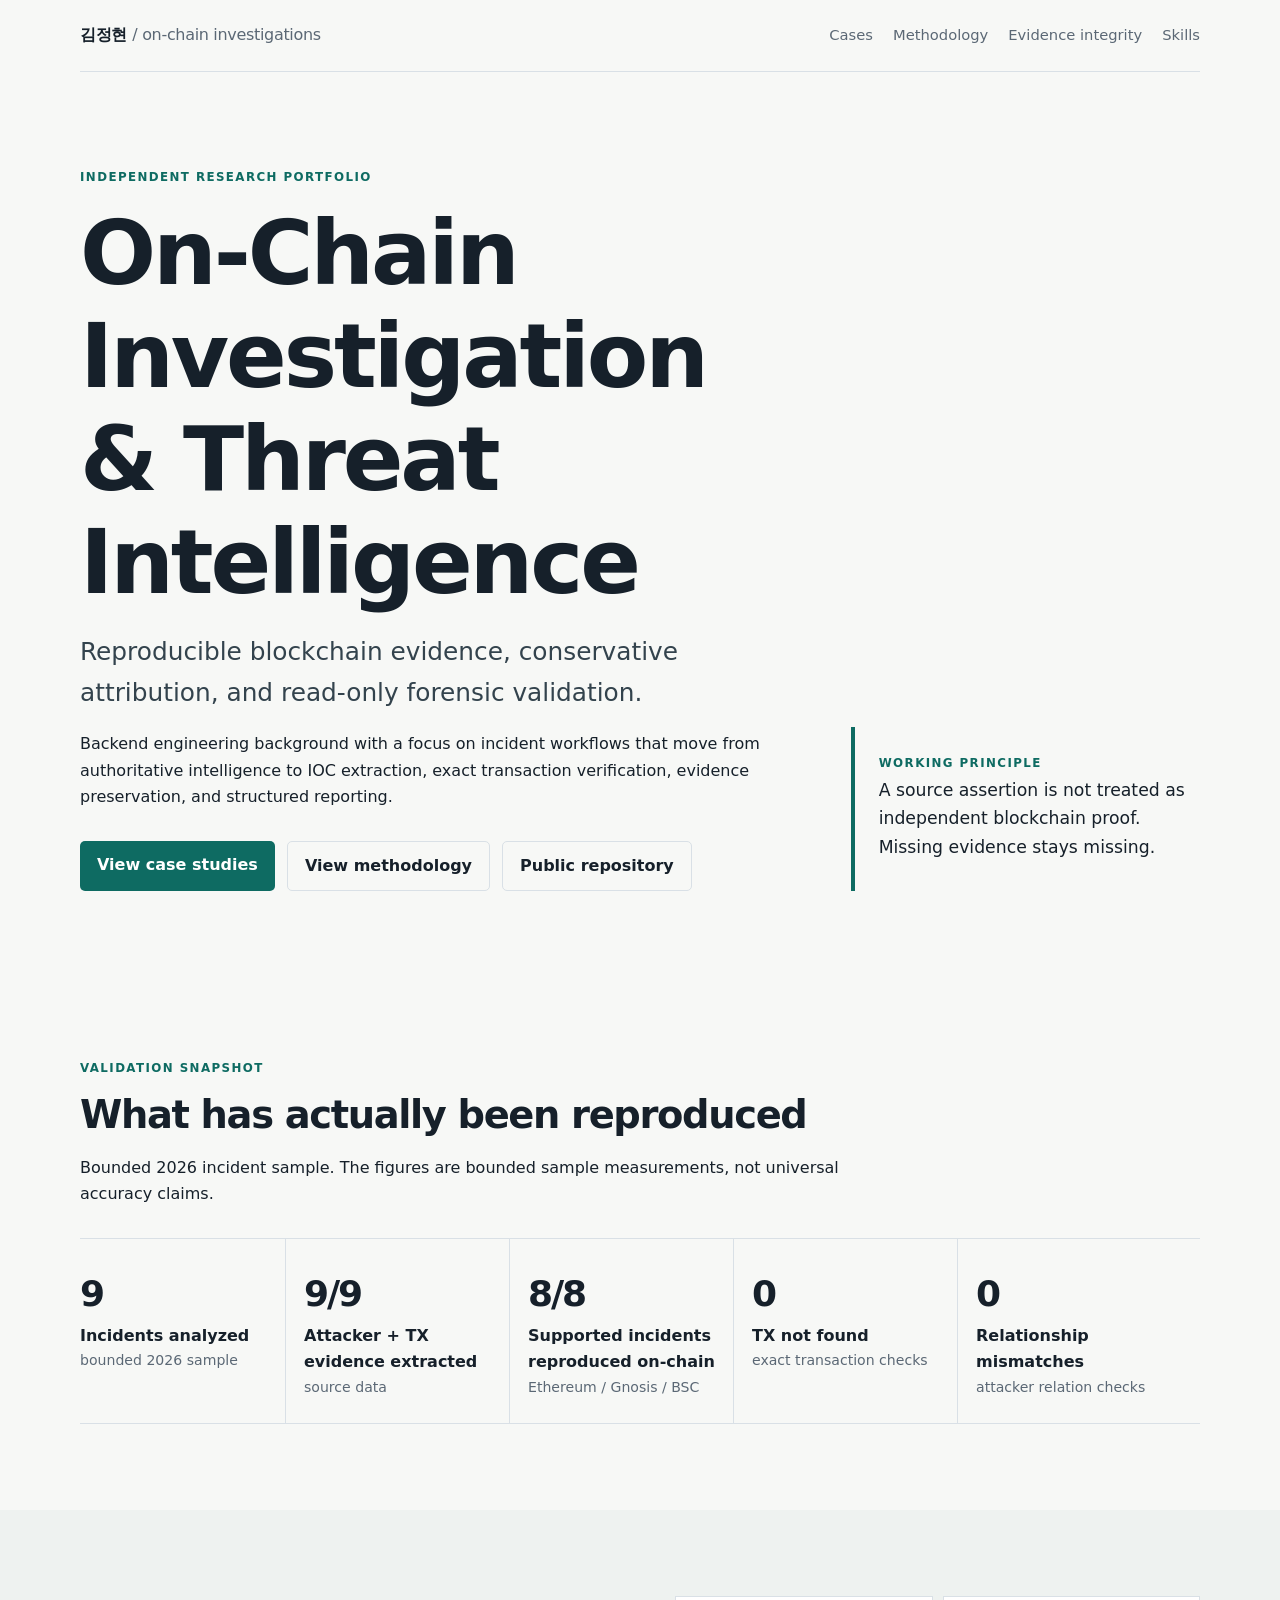
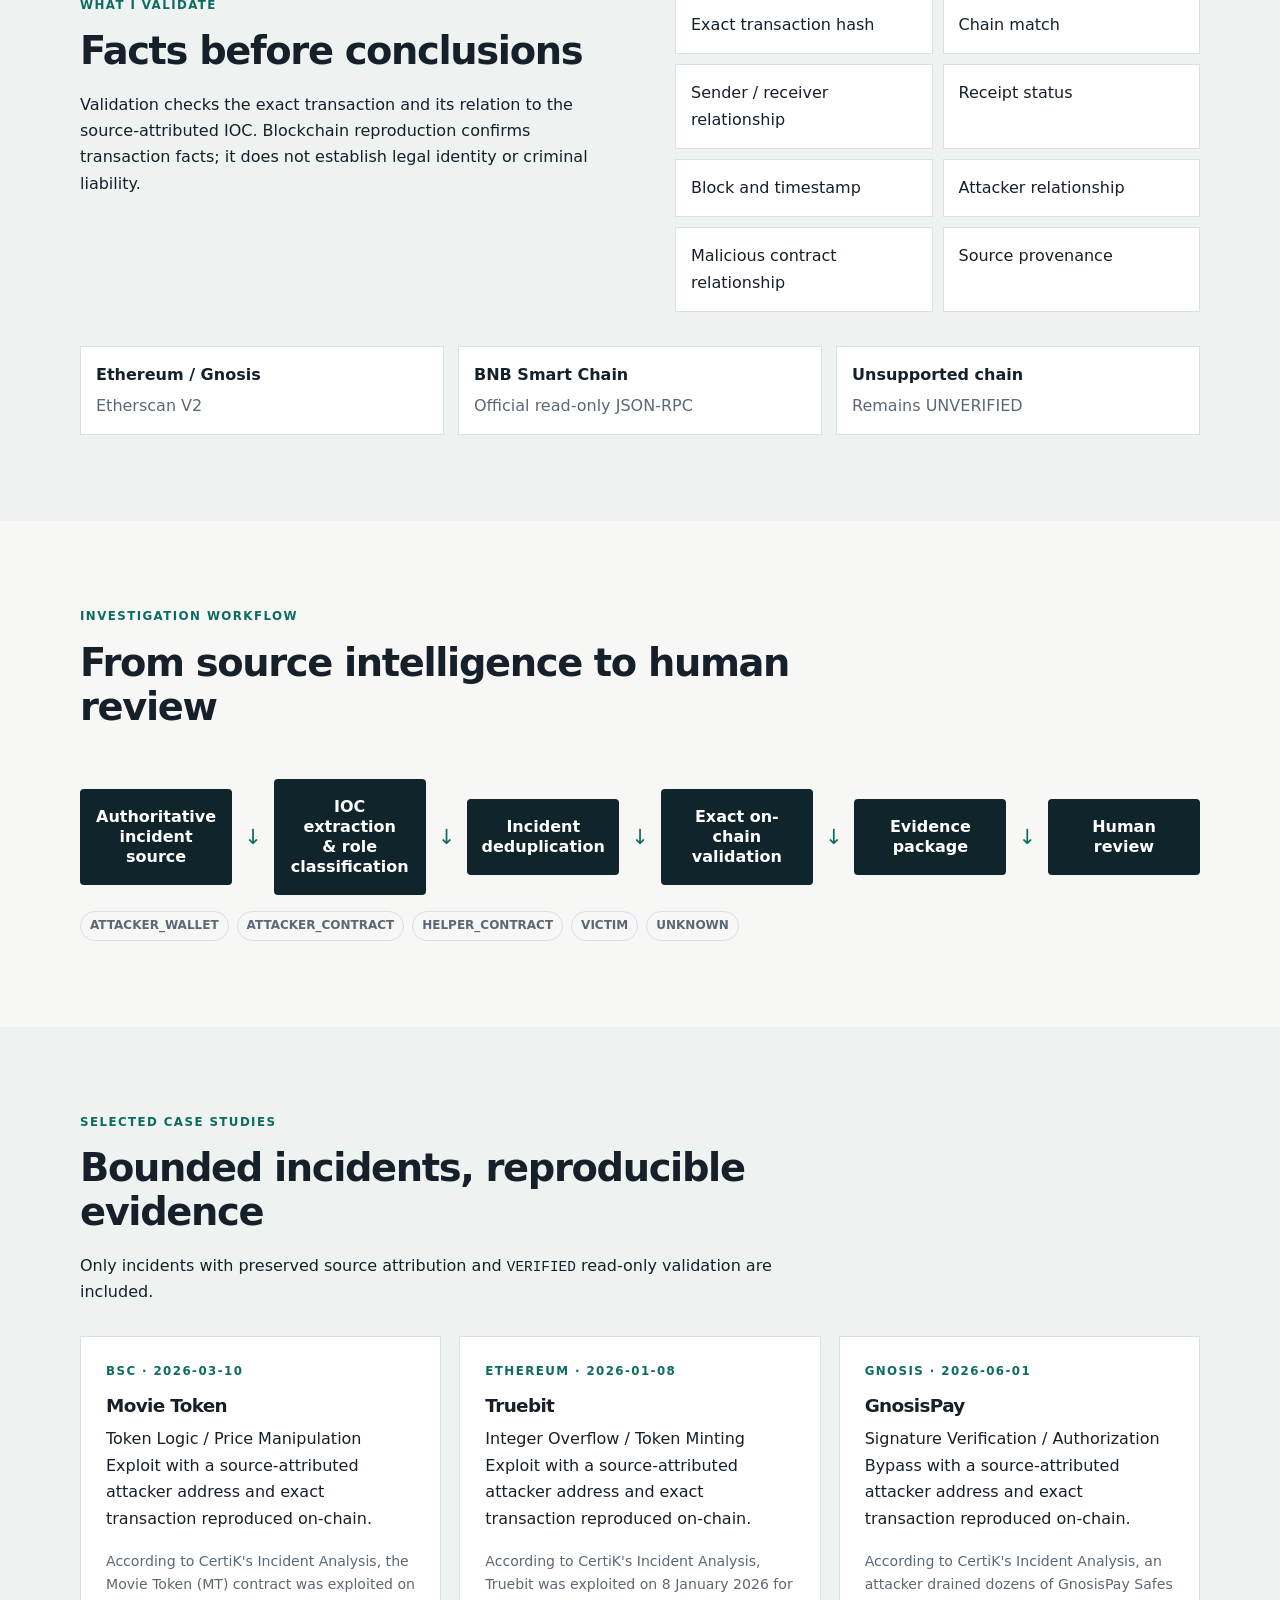
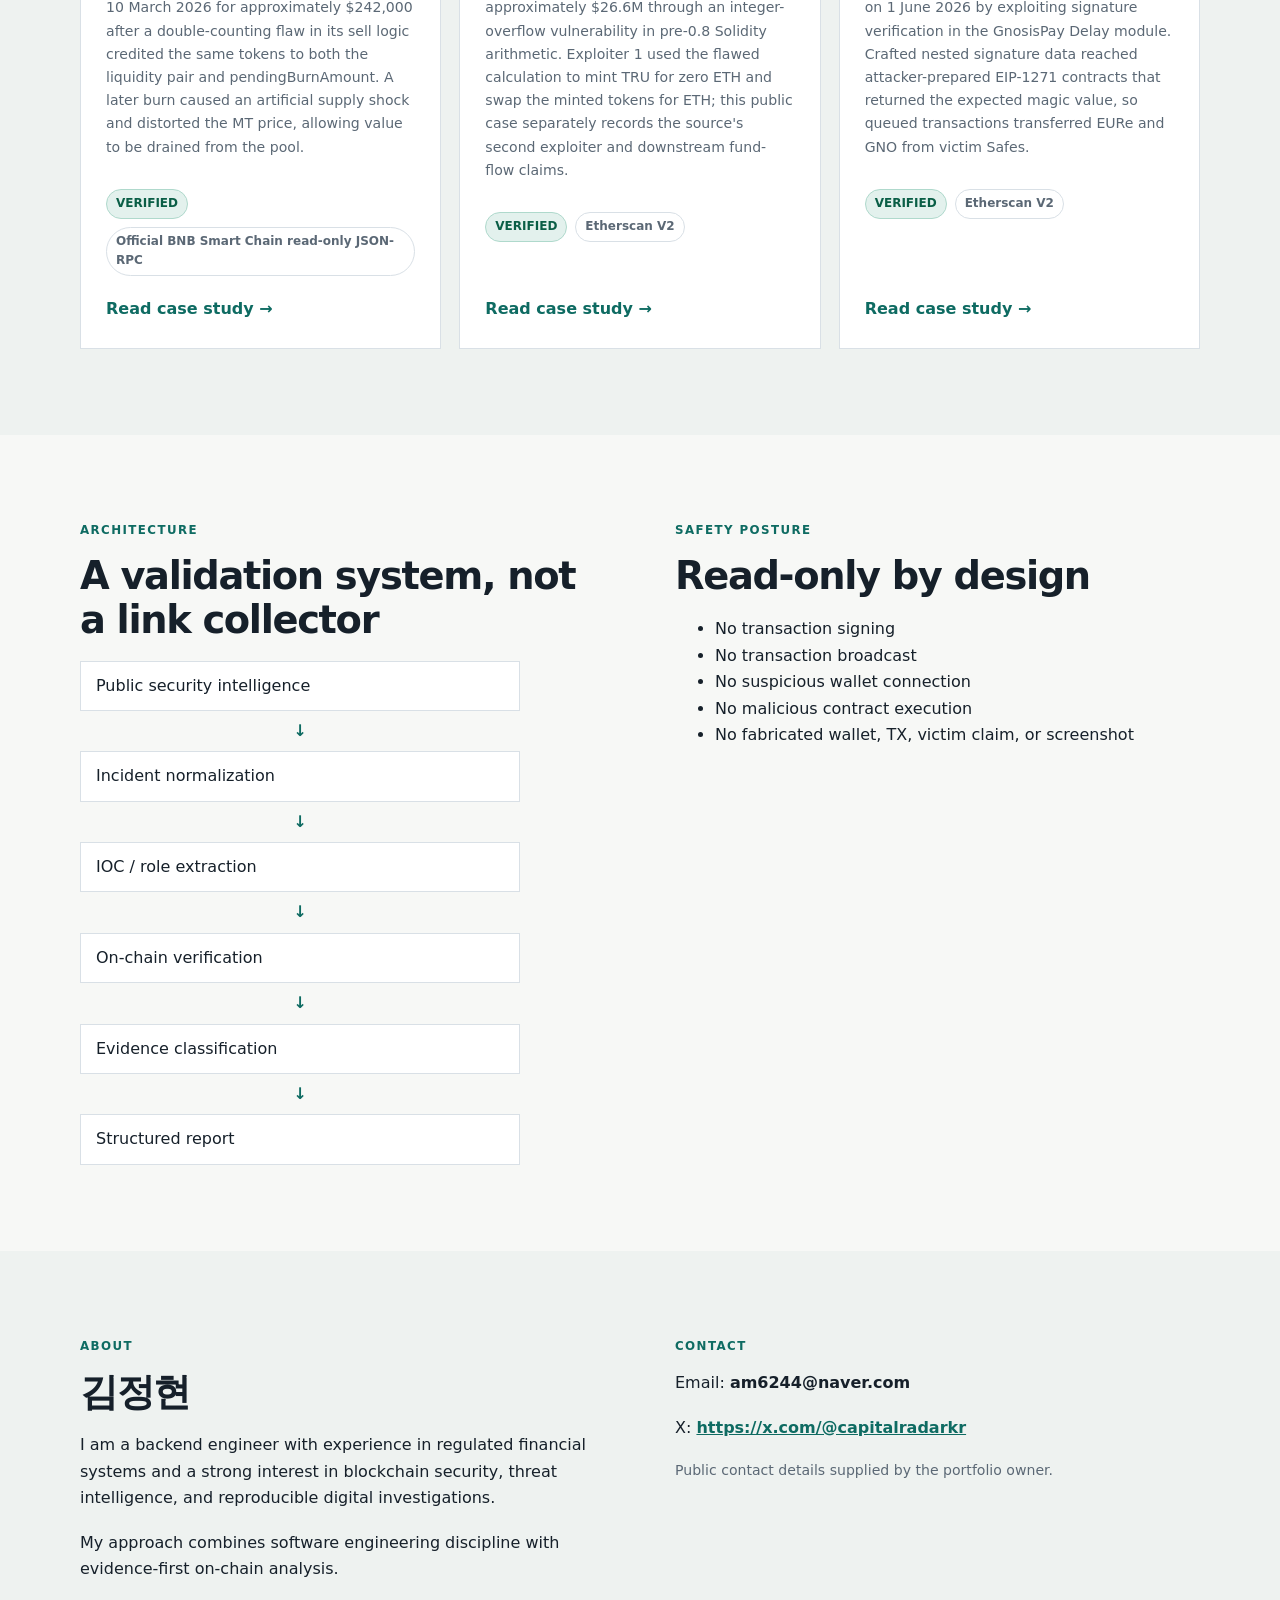
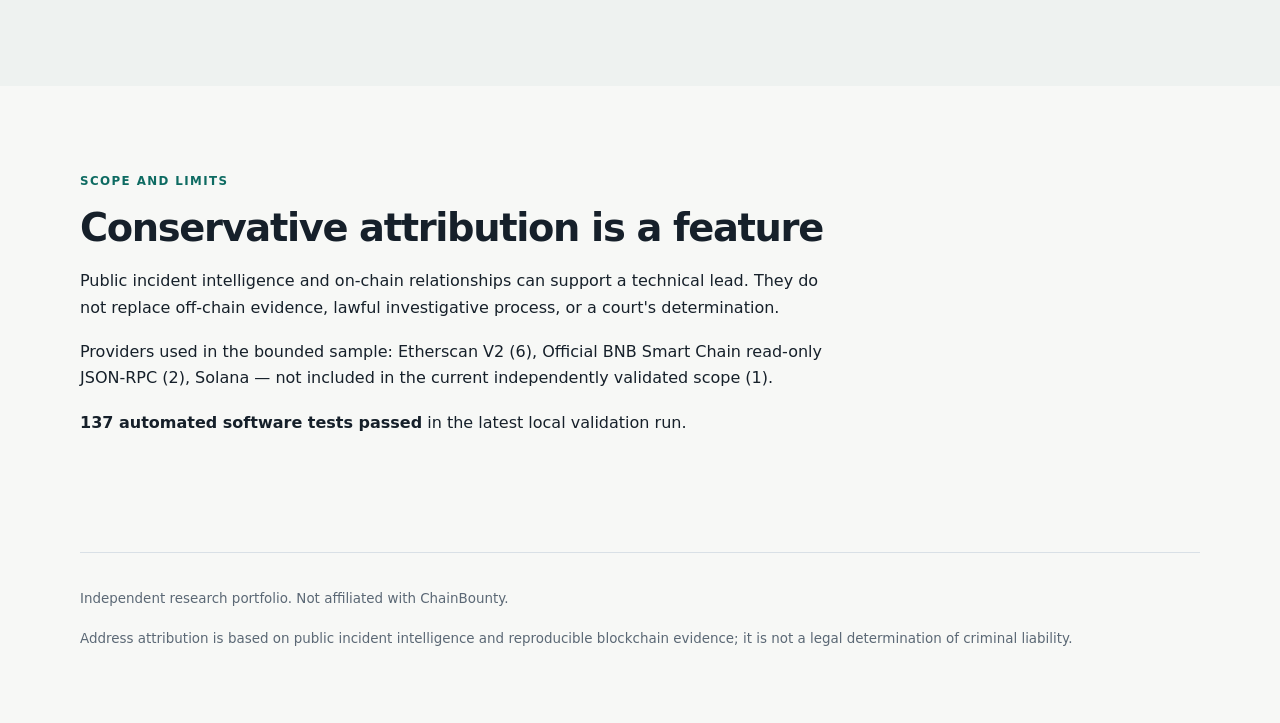
<file: index.html>
<!doctype html>
<html lang="en">
<head>
  <meta charset="utf-8">
  <meta name="viewport" content="width=device-width, initial-scale=1">
  <meta name="description" content="Reproducible, read-only blockchain incident investigation portfolio.">
  <title>Home — On-Chain Investigation Portfolio</title>
  <link rel="stylesheet" href="styles.css">
</head>
<body>
  
    <nav class="nav wrap" aria-label="Primary navigation">
      <a class="brand" href="index.html">김정현 <span>/ on-chain investigations</span></a>
      <div class="nav-links">
        <a href="index.html#cases">Cases</a>
        <a href="methodology.html">Methodology</a>
        <a href="evidence-integrity.html">Evidence integrity</a>
        <a href="skills.html">Skills</a>
      </div>
    </nav>
    
  <main>
    <section class="hero wrap">
      <div class="hero-copy">
        <p class="eyebrow">Independent research portfolio</p>
        <h1>On-Chain Investigation &amp; Threat Intelligence</h1>
        <p class="lead">Reproducible blockchain evidence, conservative attribution, and read-only forensic validation.</p>
        <p>Backend engineering background with a focus on incident workflows that move from authoritative intelligence to IOC extraction, exact transaction verification, evidence preservation, and structured reporting.</p>
        <div class="button-row"><a class="button" href="#cases">View case studies</a><a class="button secondary" href="methodology.html">View methodology</a><a class="button secondary" href="https://github.com/datakim2/chainbounty-investigator-portfolio">Public repository</a></div>
      </div>
      <aside class="hero-note"><span class="eyebrow">Working principle</span><p>A source assertion is not treated as independent blockchain proof. Missing evidence stays missing.</p></aside>
    </section>

    <section class="section wrap" id="snapshot">
      <div class="section-heading"><p class="eyebrow">Validation snapshot</p><h2>What has actually been reproduced</h2><p>Bounded 2026 incident sample. The figures are bounded sample measurements, not universal accuracy claims.</p></div>
      <div class="metrics-grid">
        <div class="metric"><strong>9</strong><span>Incidents analyzed</span><small>bounded 2026 sample</small></div>
        <div class="metric"><strong>9/9</strong><span>Attacker + TX evidence extracted</span><small>source data</small></div>
        <div class="metric"><strong>8/8</strong><span>Supported incidents reproduced on-chain</span><small>Ethereum / Gnosis / BSC</small></div>
        <div class="metric"><strong>0</strong><span>TX not found</span><small>exact transaction checks</small></div>
        <div class="metric"><strong>0</strong><span>Relationship mismatches</span><small>attacker relation checks</small></div>
      </div>
    </section>

    <section class="section alt">
      <div class="wrap split">
        <div><p class="eyebrow">What I validate</p><h2>Facts before conclusions</h2><p>Validation checks the exact transaction and its relation to the source-attributed IOC. Blockchain reproduction confirms transaction facts; it does not establish legal identity or criminal liability.</p></div>
        <div class="check-grid"><div>Exact transaction hash</div><div>Chain match</div><div>Sender / receiver relationship</div><div>Receipt status</div><div>Block and timestamp</div><div>Attacker relationship</div><div>Malicious contract relationship</div><div>Source provenance</div></div>
      </div>
      <div class="wrap provider-grid">
        <div><strong>Ethereum / Gnosis</strong><span>Etherscan V2</span></div>
        <div><strong>BNB Smart Chain</strong><span>Official read-only JSON-RPC</span></div>
        <div><strong>Unsupported chain</strong><span>Remains UNVERIFIED</span></div>
      </div>
    </section>

    <section class="section wrap">
      <div class="section-heading"><p class="eyebrow">Investigation workflow</p><h2>From source intelligence to human review</h2></div>
      <div class="flow"><div>Authoritative<br>incident source</div><i>↓</i><div>IOC extraction<br>&amp; role classification</div><i>↓</i><div>Incident<br>deduplication</div><i>↓</i><div>Exact on-chain<br>validation</div><i>↓</i><div>Evidence<br>package</div><i>↓</i><div>Human<br>review</div></div>
      <div class="role-row"><span>ATTACKER_WALLET</span><span>ATTACKER_CONTRACT</span><span>HELPER_CONTRACT</span><span>VICTIM</span><span>UNKNOWN</span></div>
    </section>

    <section class="section alt" id="cases">
      <div class="wrap"><div class="section-heading"><p class="eyebrow">Selected case studies</p><h2>Bounded incidents, reproducible evidence</h2><p>Only incidents with preserved source attribution and <code>VERIFIED</code> read-only validation are included.</p></div><div class="case-grid">
    <article class="case-card">
      <div class="eyebrow">bsc · 2026-03-10</div>
      <h3>Movie Token</h3>
      <p>Token Logic / Price Manipulation Exploit with a source-attributed attacker address and exact transaction reproduced on-chain.</p>
      <p class="muted">According to CertiK&#x27;s Incident Analysis, the Movie Token (MT) contract was exploited on 10 March 2026 for approximately $242,000 after a double-counting flaw in its sell logic credited the same tokens to both the liquidity pair and pendingBurnAmount. A later burn caused an artificial supply shock and distorted the MT price, allowing value to be drained from the pool.</p>
      <div class="tag-row"><span class="tag verified">VERIFIED</span><span class="tag">Official BNB Smart Chain read-only JSON-RPC</span></div>
      <a class="text-link" href="cases/movie-token.html">Read case study →</a>
    </article>
    
    <article class="case-card">
      <div class="eyebrow">ethereum · 2026-01-08</div>
      <h3>Truebit</h3>
      <p>Integer Overflow / Token Minting Exploit with a source-attributed attacker address and exact transaction reproduced on-chain.</p>
      <p class="muted">According to CertiK&#x27;s Incident Analysis, Truebit was exploited on 8 January 2026 for approximately $26.6M through an integer-overflow vulnerability in pre-0.8 Solidity arithmetic. Exploiter 1 used the flawed calculation to mint TRU for zero ETH and swap the minted tokens for ETH; this public case separately records the source&#x27;s second exploiter and downstream fund-flow claims.</p>
      <div class="tag-row"><span class="tag verified">VERIFIED</span><span class="tag">Etherscan V2</span></div>
      <a class="text-link" href="cases/truebit.html">Read case study →</a>
    </article>
    
    <article class="case-card">
      <div class="eyebrow">gnosis · 2026-06-01</div>
      <h3>GnosisPay</h3>
      <p>Signature Verification / Authorization Bypass with a source-attributed attacker address and exact transaction reproduced on-chain.</p>
      <p class="muted">According to CertiK&#x27;s Incident Analysis, an attacker drained dozens of GnosisPay Safes on 1 June 2026 by exploiting signature verification in the GnosisPay Delay module. Crafted nested signature data reached attacker-prepared EIP-1271 contracts that returned the expected magic value, so queued transactions transferred EURe and GNO from victim Safes.</p>
      <div class="tag-row"><span class="tag verified">VERIFIED</span><span class="tag">Etherscan V2</span></div>
      <a class="text-link" href="cases/gnosispay.html">Read case study →</a>
    </article>
    </div></div>
    </section>

    <section class="section wrap">
      <div class="split">
        <div><p class="eyebrow">Architecture</p><h2>A validation system, not a link collector</h2><div class="architecture"><span>Public security intelligence</span><b>↓</b><span>Incident normalization</span><b>↓</b><span>IOC / role extraction</span><b>↓</b><span>On-chain verification</span><b>↓</b><span>Evidence classification</span><b>↓</b><span>Structured report</span></div></div>
        <div><p class="eyebrow">Safety posture</p><h2>Read-only by design</h2><ul class=""><li>No transaction signing</li><li>No transaction broadcast</li><li>No suspicious wallet connection</li><li>No malicious contract execution</li><li>No fabricated wallet, TX, victim claim, or screenshot</li></ul></div>
      </div>
    </section>

    <section class="section alt"><div class="wrap split"><div><p class="eyebrow">About</p><h2>김정현</h2><p>I am a backend engineer with experience in regulated financial systems and a strong interest in blockchain security, threat intelligence, and reproducible digital investigations.</p><p>My approach combines software engineering discipline with evidence-first on-chain analysis.</p></div><div><p class="eyebrow">Contact</p><p>Email: <strong>am6244@naver.com</strong></p><p>X: <strong><a href="https://x.com/@capitalradarkr" rel="noreferrer noopener">https://x.com/@capitalradarkr</a></strong></p><p class="muted">Public contact details supplied by the portfolio owner.</p></div></div></section>
    <section class="section wrap"><div class="section-heading"><p class="eyebrow">Scope and limits</p><h2>Conservative attribution is a feature</h2><p>Public incident intelligence and on-chain relationships can support a technical lead. They do not replace off-chain evidence, lawful investigative process, or a court's determination.</p><p>Providers used in the bounded sample: Etherscan V2 (6), Official BNB Smart Chain read-only JSON-RPC (2), Solana — not included in the current independently validated scope (1).</p><p><strong>137 automated software tests passed</strong> in the latest local validation run.</p></div></section>
    </main>
  <footer class="footer wrap">
    <p>Independent research portfolio. Not affiliated with ChainBounty.</p>
    <p>Address attribution is based on public incident intelligence and reproducible blockchain evidence; it is not a legal determination of criminal liability.</p>
  </footer>
</body>
</html>
</file>
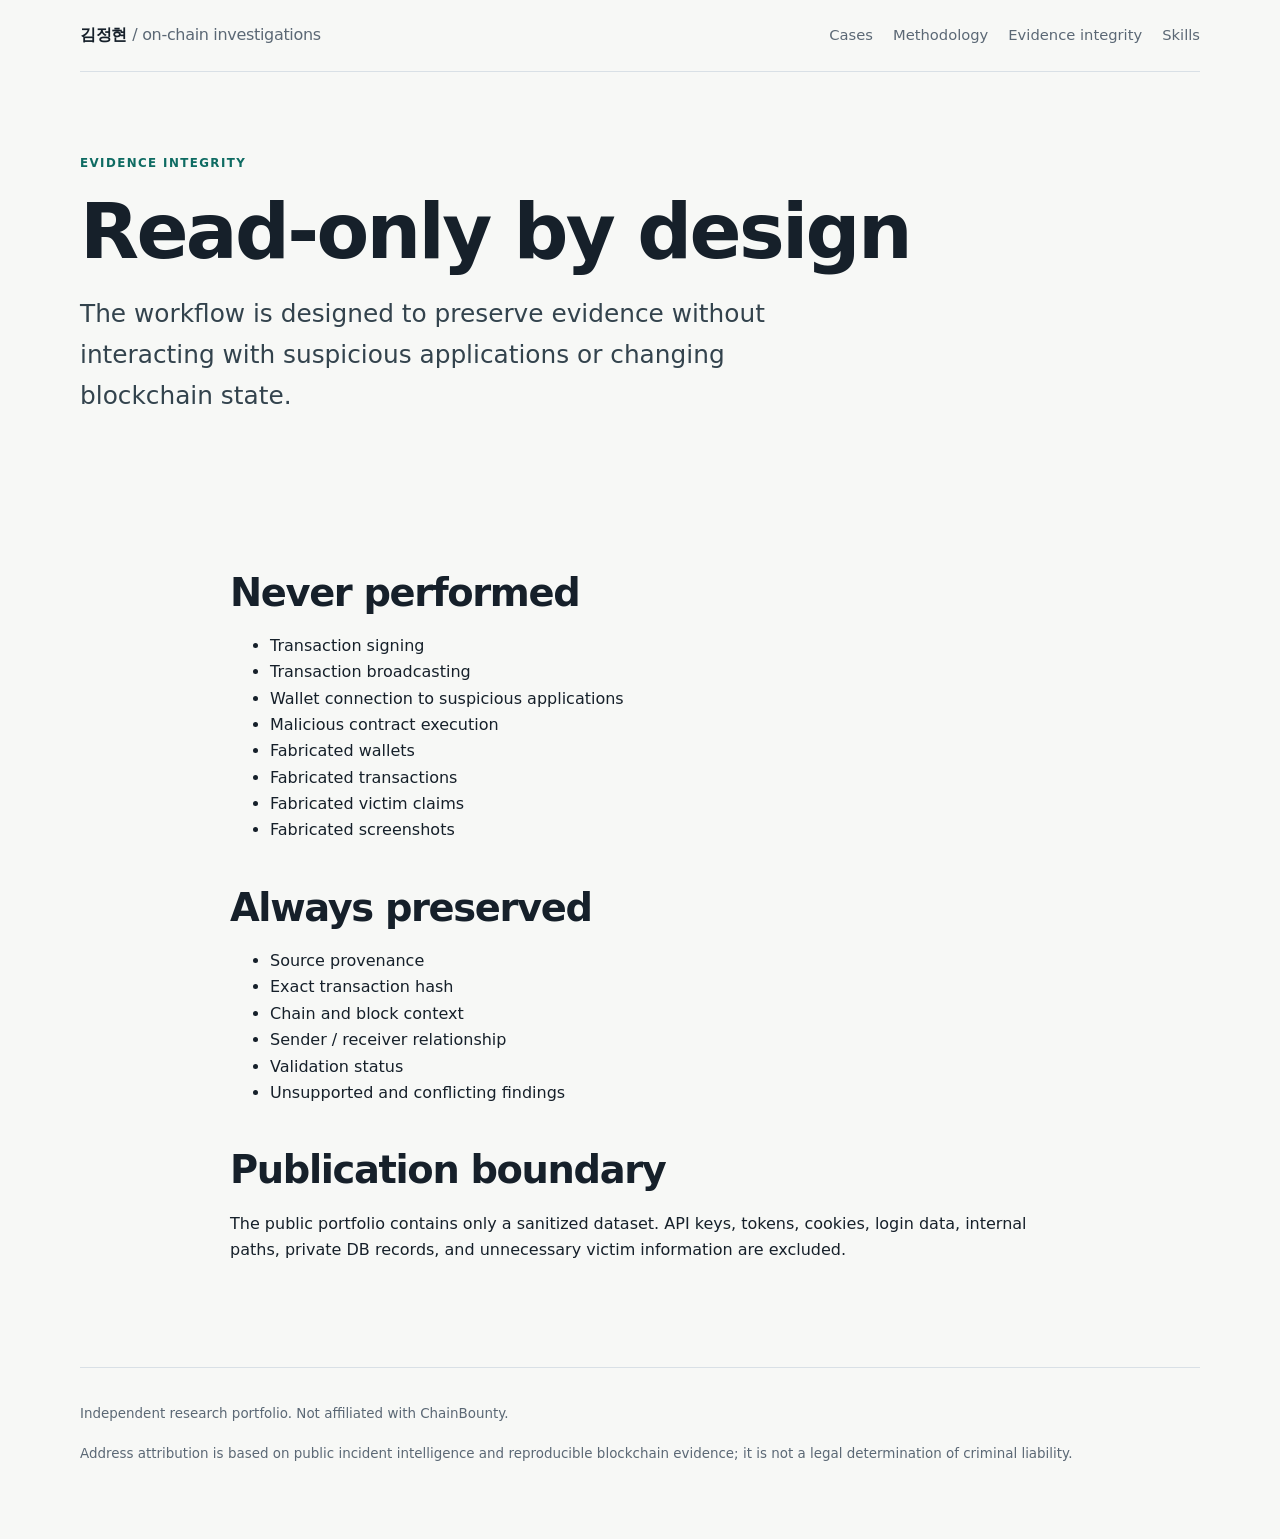
<file: evidence-integrity.html>
<!doctype html>
<html lang="en">
<head>
  <meta charset="utf-8">
  <meta name="viewport" content="width=device-width, initial-scale=1">
  <meta name="description" content="Reproducible, read-only blockchain incident investigation portfolio.">
  <title>Evidence integrity — On-Chain Investigation Portfolio</title>
  <link rel="stylesheet" href="styles.css">
</head>
<body>
  
    <nav class="nav wrap" aria-label="Primary navigation">
      <a class="brand" href="index.html">김정현 <span>/ on-chain investigations</span></a>
      <div class="nav-links">
        <a href="index.html#cases">Cases</a>
        <a href="methodology.html">Methodology</a>
        <a href="evidence-integrity.html">Evidence integrity</a>
        <a href="skills.html">Skills</a>
      </div>
    </nav>
    
  <main>
    <section class="page-head wrap"><p class="eyebrow">Evidence integrity</p><h1>Read-only by design</h1><p class="lead">The workflow is designed to preserve evidence without interacting with suspicious applications or changing blockchain state.</p></section>
    <section class="section wrap prose"><h2>Never performed</h2><ul class=""><li>Transaction signing</li><li>Transaction broadcasting</li><li>Wallet connection to suspicious applications</li><li>Malicious contract execution</li><li>Fabricated wallets</li><li>Fabricated transactions</li><li>Fabricated victim claims</li><li>Fabricated screenshots</li></ul><h2>Always preserved</h2><ul class=""><li>Source provenance</li><li>Exact transaction hash</li><li>Chain and block context</li><li>Sender / receiver relationship</li><li>Validation status</li><li>Unsupported and conflicting findings</li></ul><h2>Publication boundary</h2><p>The public portfolio contains only a sanitized dataset. API keys, tokens, cookies, login data, internal paths, private DB records, and unnecessary victim information are excluded.</p></section>
    </main>
  <footer class="footer wrap">
    <p>Independent research portfolio. Not affiliated with ChainBounty.</p>
    <p>Address attribution is based on public incident intelligence and reproducible blockchain evidence; it is not a legal determination of criminal liability.</p>
  </footer>
</body>
</html>
</file>
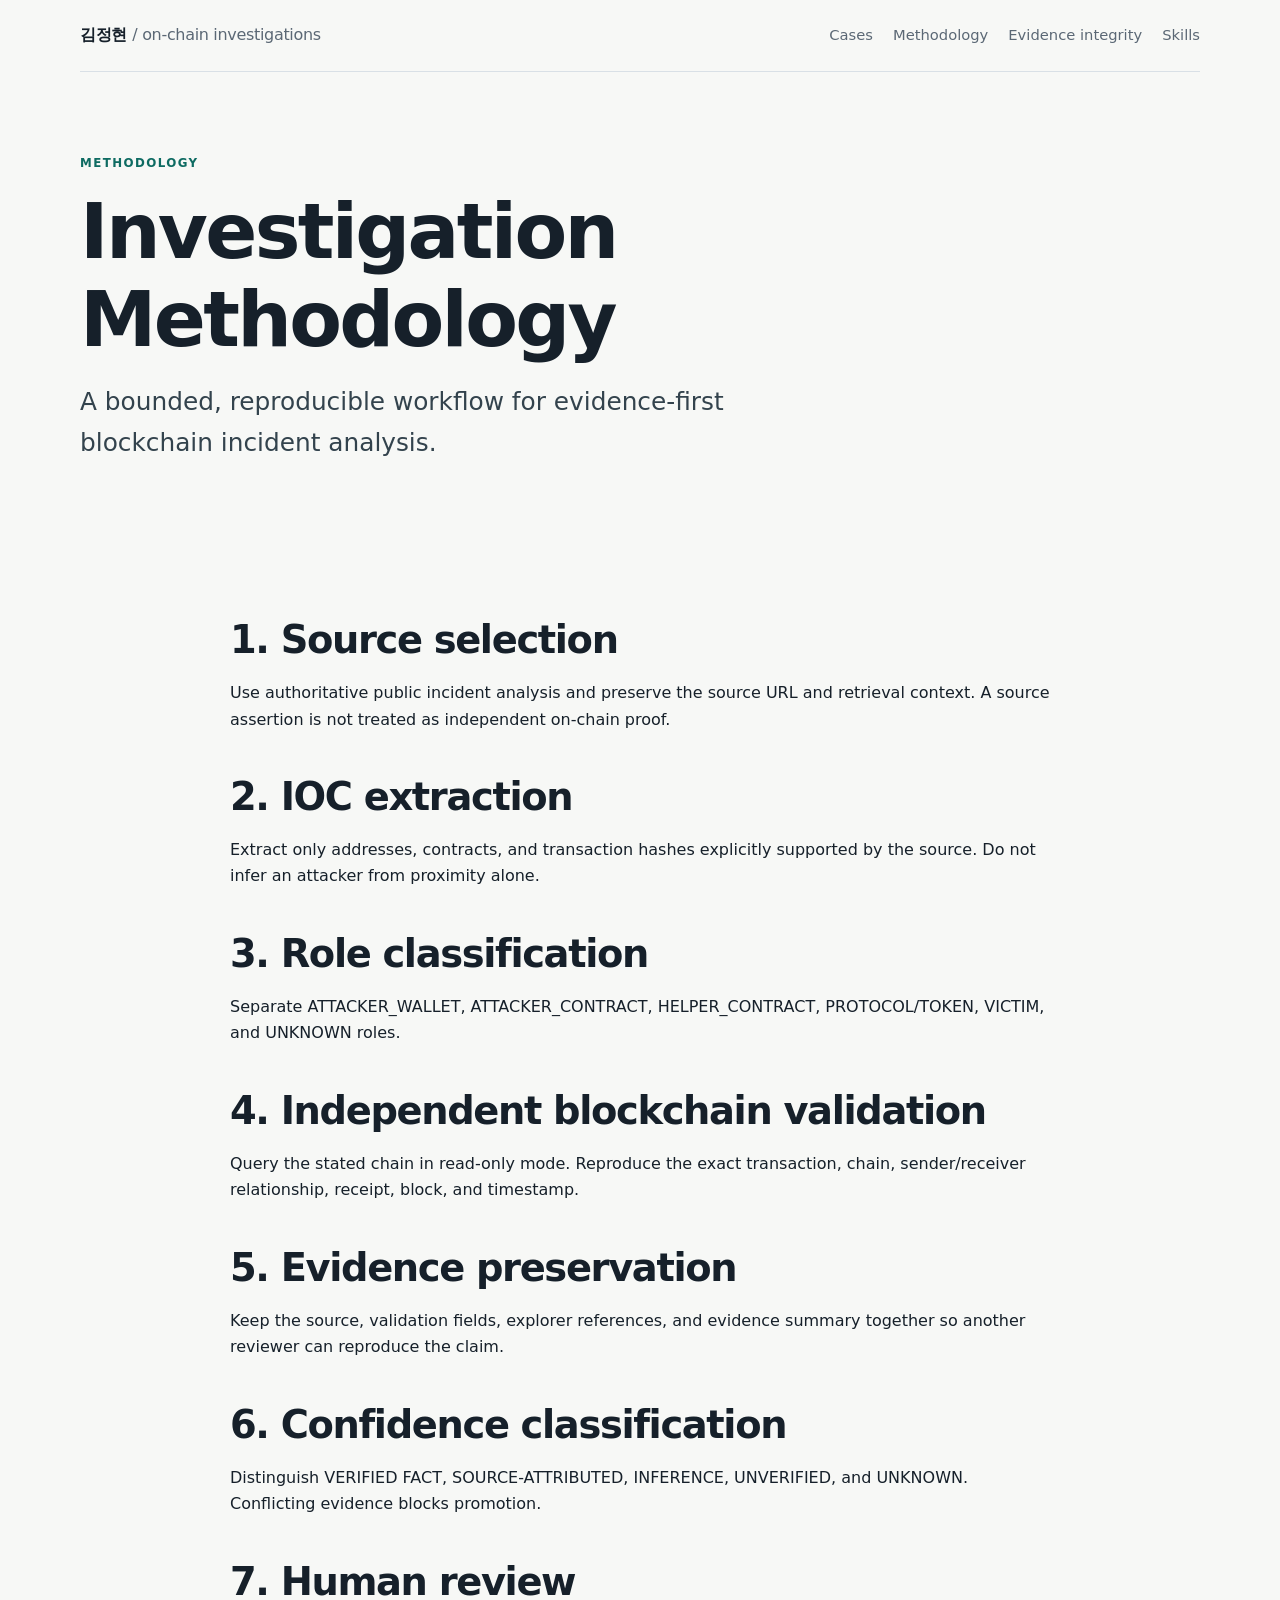
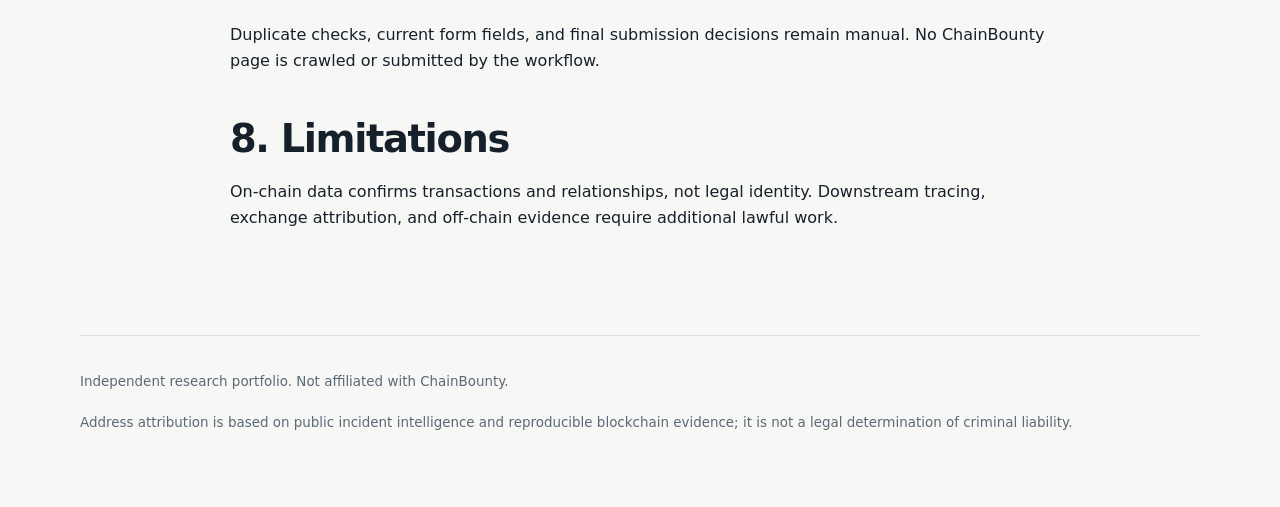
<file: methodology.html>
<!doctype html>
<html lang="en">
<head>
  <meta charset="utf-8">
  <meta name="viewport" content="width=device-width, initial-scale=1">
  <meta name="description" content="Reproducible, read-only blockchain incident investigation portfolio.">
  <title>Methodology — On-Chain Investigation Portfolio</title>
  <link rel="stylesheet" href="styles.css">
</head>
<body>
  
    <nav class="nav wrap" aria-label="Primary navigation">
      <a class="brand" href="index.html">김정현 <span>/ on-chain investigations</span></a>
      <div class="nav-links">
        <a href="index.html#cases">Cases</a>
        <a href="methodology.html">Methodology</a>
        <a href="evidence-integrity.html">Evidence integrity</a>
        <a href="skills.html">Skills</a>
      </div>
    </nav>
    
  <main><section class="page-head wrap"><p class="eyebrow">Methodology</p><h1>Investigation Methodology</h1><p class="lead">A bounded, reproducible workflow for evidence-first blockchain incident analysis.</p></section><section class="section wrap prose"><h2>1. Source selection</h2><p>Use authoritative public incident analysis and preserve the source URL and retrieval context. A source assertion is not treated as independent on-chain proof.</p><h2>2. IOC extraction</h2><p>Extract only addresses, contracts, and transaction hashes explicitly supported by the source. Do not infer an attacker from proximity alone.</p><h2>3. Role classification</h2><p>Separate ATTACKER_WALLET, ATTACKER_CONTRACT, HELPER_CONTRACT, PROTOCOL/TOKEN, VICTIM, and UNKNOWN roles.</p><h2>4. Independent blockchain validation</h2><p>Query the stated chain in read-only mode. Reproduce the exact transaction, chain, sender/receiver relationship, receipt, block, and timestamp.</p><h2>5. Evidence preservation</h2><p>Keep the source, validation fields, explorer references, and evidence summary together so another reviewer can reproduce the claim.</p><h2>6. Confidence classification</h2><p>Distinguish VERIFIED FACT, SOURCE-ATTRIBUTED, INFERENCE, UNVERIFIED, and UNKNOWN. Conflicting evidence blocks promotion.</p><h2>7. Human review</h2><p>Duplicate checks, current form fields, and final submission decisions remain manual. No ChainBounty page is crawled or submitted by the workflow.</p><h2>8. Limitations</h2><p>On-chain data confirms transactions and relationships, not legal identity. Downstream tracing, exchange attribution, and off-chain evidence require additional lawful work.</p></section></main>
  <footer class="footer wrap">
    <p>Independent research portfolio. Not affiliated with ChainBounty.</p>
    <p>Address attribution is based on public incident intelligence and reproducible blockchain evidence; it is not a legal determination of criminal liability.</p>
  </footer>
</body>
</html>
</file>
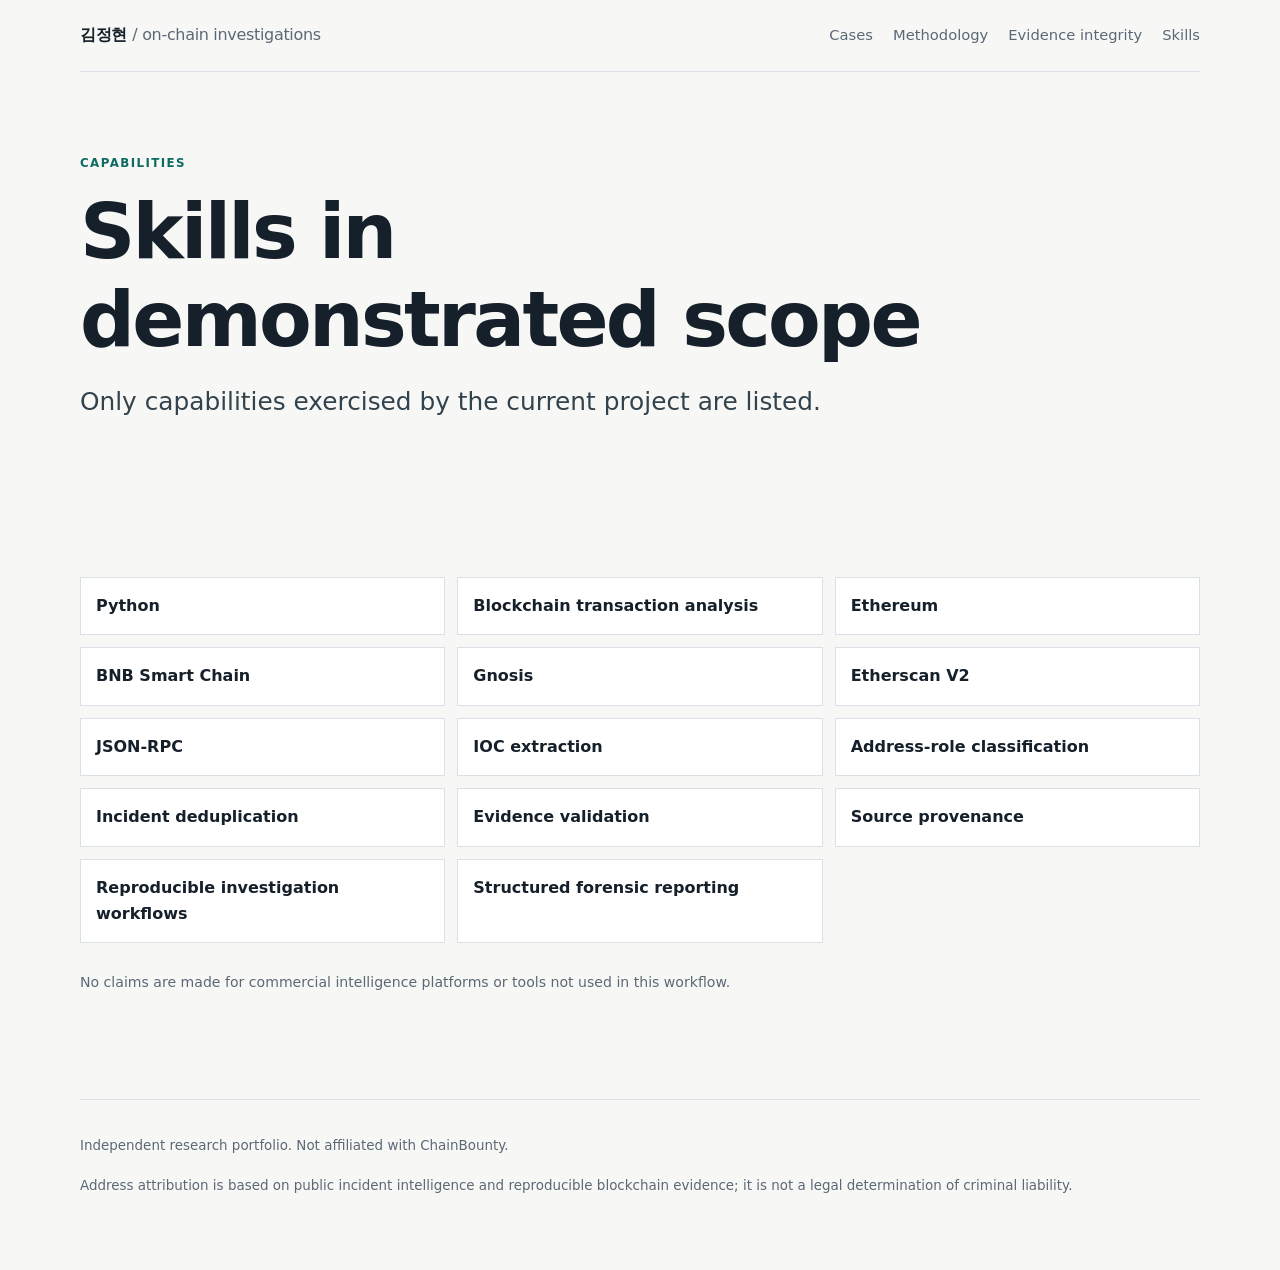
<file: skills.html>
<!doctype html>
<html lang="en">
<head>
  <meta charset="utf-8">
  <meta name="viewport" content="width=device-width, initial-scale=1">
  <meta name="description" content="Reproducible, read-only blockchain incident investigation portfolio.">
  <title>Skills — On-Chain Investigation Portfolio</title>
  <link rel="stylesheet" href="styles.css">
</head>
<body>
  
    <nav class="nav wrap" aria-label="Primary navigation">
      <a class="brand" href="index.html">김정현 <span>/ on-chain investigations</span></a>
      <div class="nav-links">
        <a href="index.html#cases">Cases</a>
        <a href="methodology.html">Methodology</a>
        <a href="evidence-integrity.html">Evidence integrity</a>
        <a href="skills.html">Skills</a>
      </div>
    </nav>
    
  <main><section class="page-head wrap"><p class="eyebrow">Capabilities</p><h1>Skills in demonstrated scope</h1><p class="lead">Only capabilities exercised by the current project are listed.</p></section><section class="section wrap"><div class="skill-grid"><div class="skill">Python</div><div class="skill">Blockchain transaction analysis</div><div class="skill">Ethereum</div><div class="skill">BNB Smart Chain</div><div class="skill">Gnosis</div><div class="skill">Etherscan V2</div><div class="skill">JSON-RPC</div><div class="skill">IOC extraction</div><div class="skill">Address-role classification</div><div class="skill">Incident deduplication</div><div class="skill">Evidence validation</div><div class="skill">Source provenance</div><div class="skill">Reproducible investigation workflows</div><div class="skill">Structured forensic reporting</div></div><p class="muted">No claims are made for commercial intelligence platforms or tools not used in this workflow.</p></section></main>
  <footer class="footer wrap">
    <p>Independent research portfolio. Not affiliated with ChainBounty.</p>
    <p>Address attribution is based on public incident intelligence and reproducible blockchain evidence; it is not a legal determination of criminal liability.</p>
  </footer>
</body>
</html>
</file>
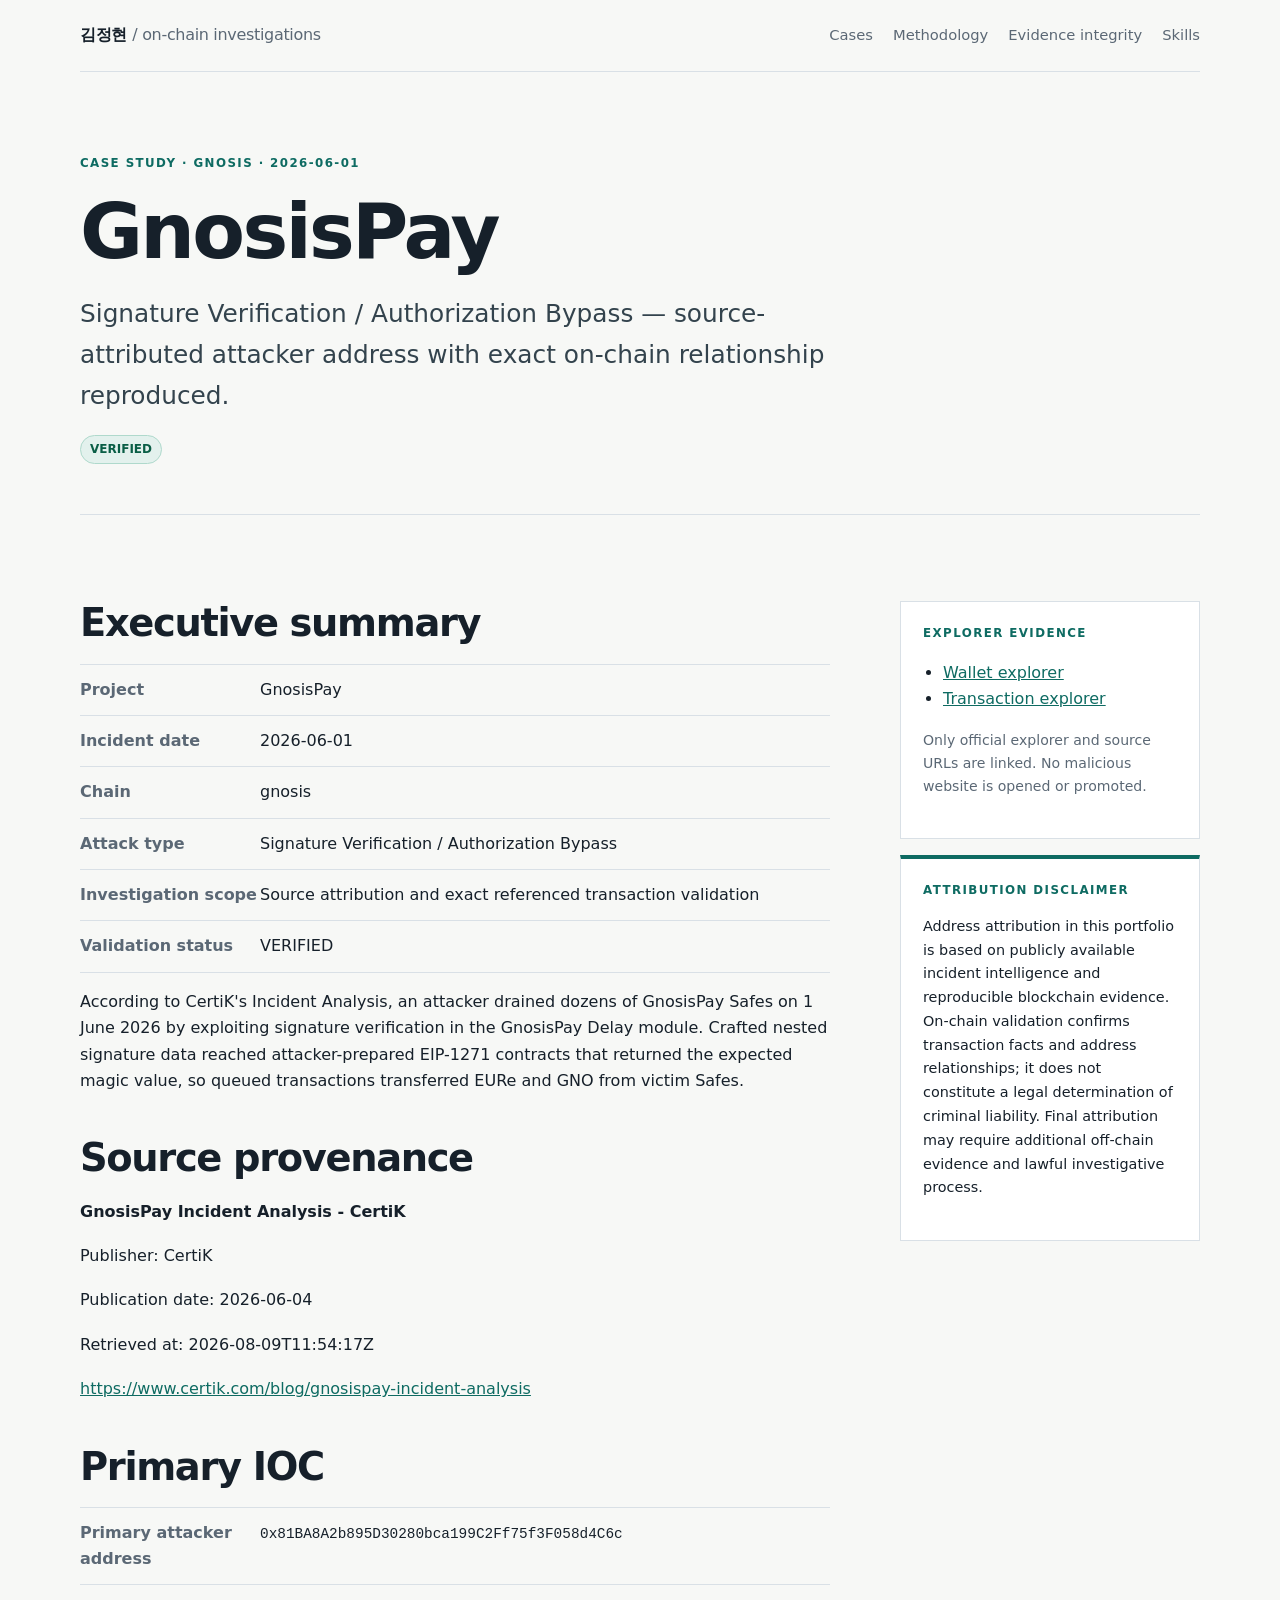
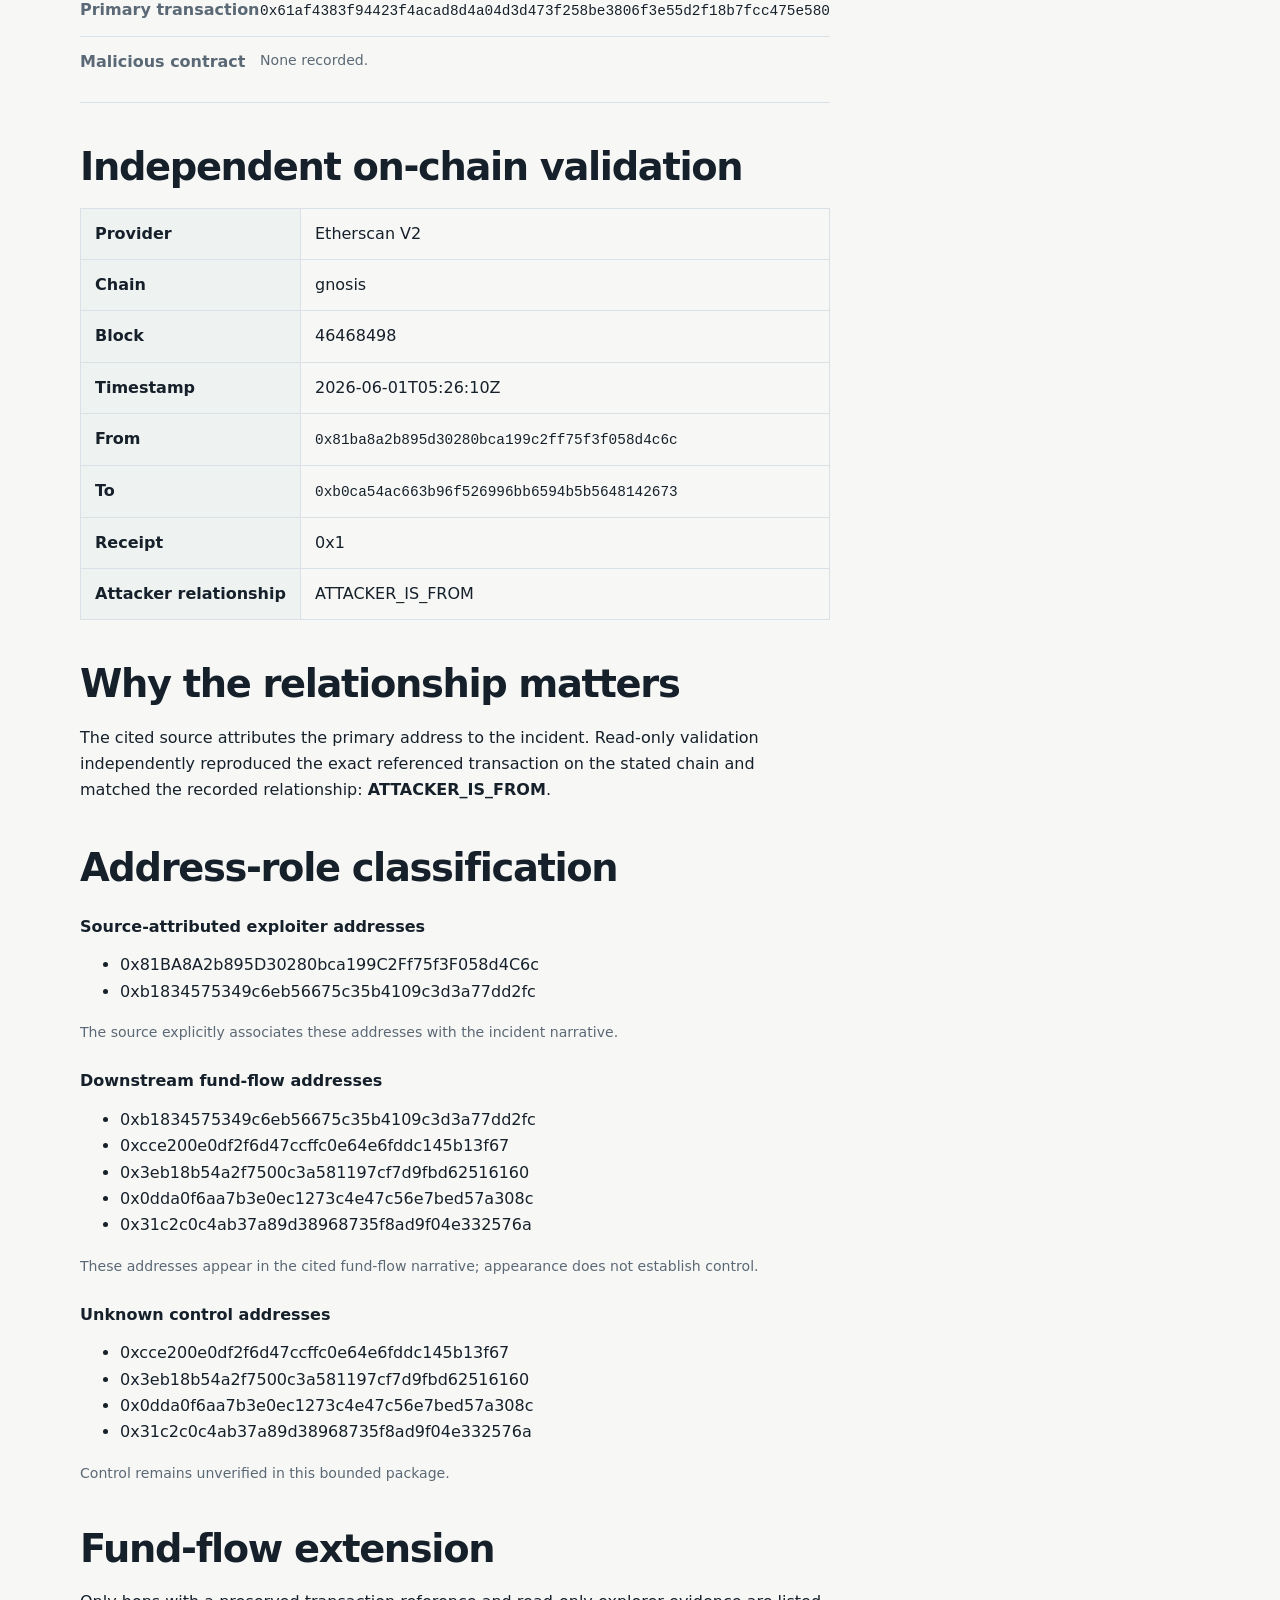
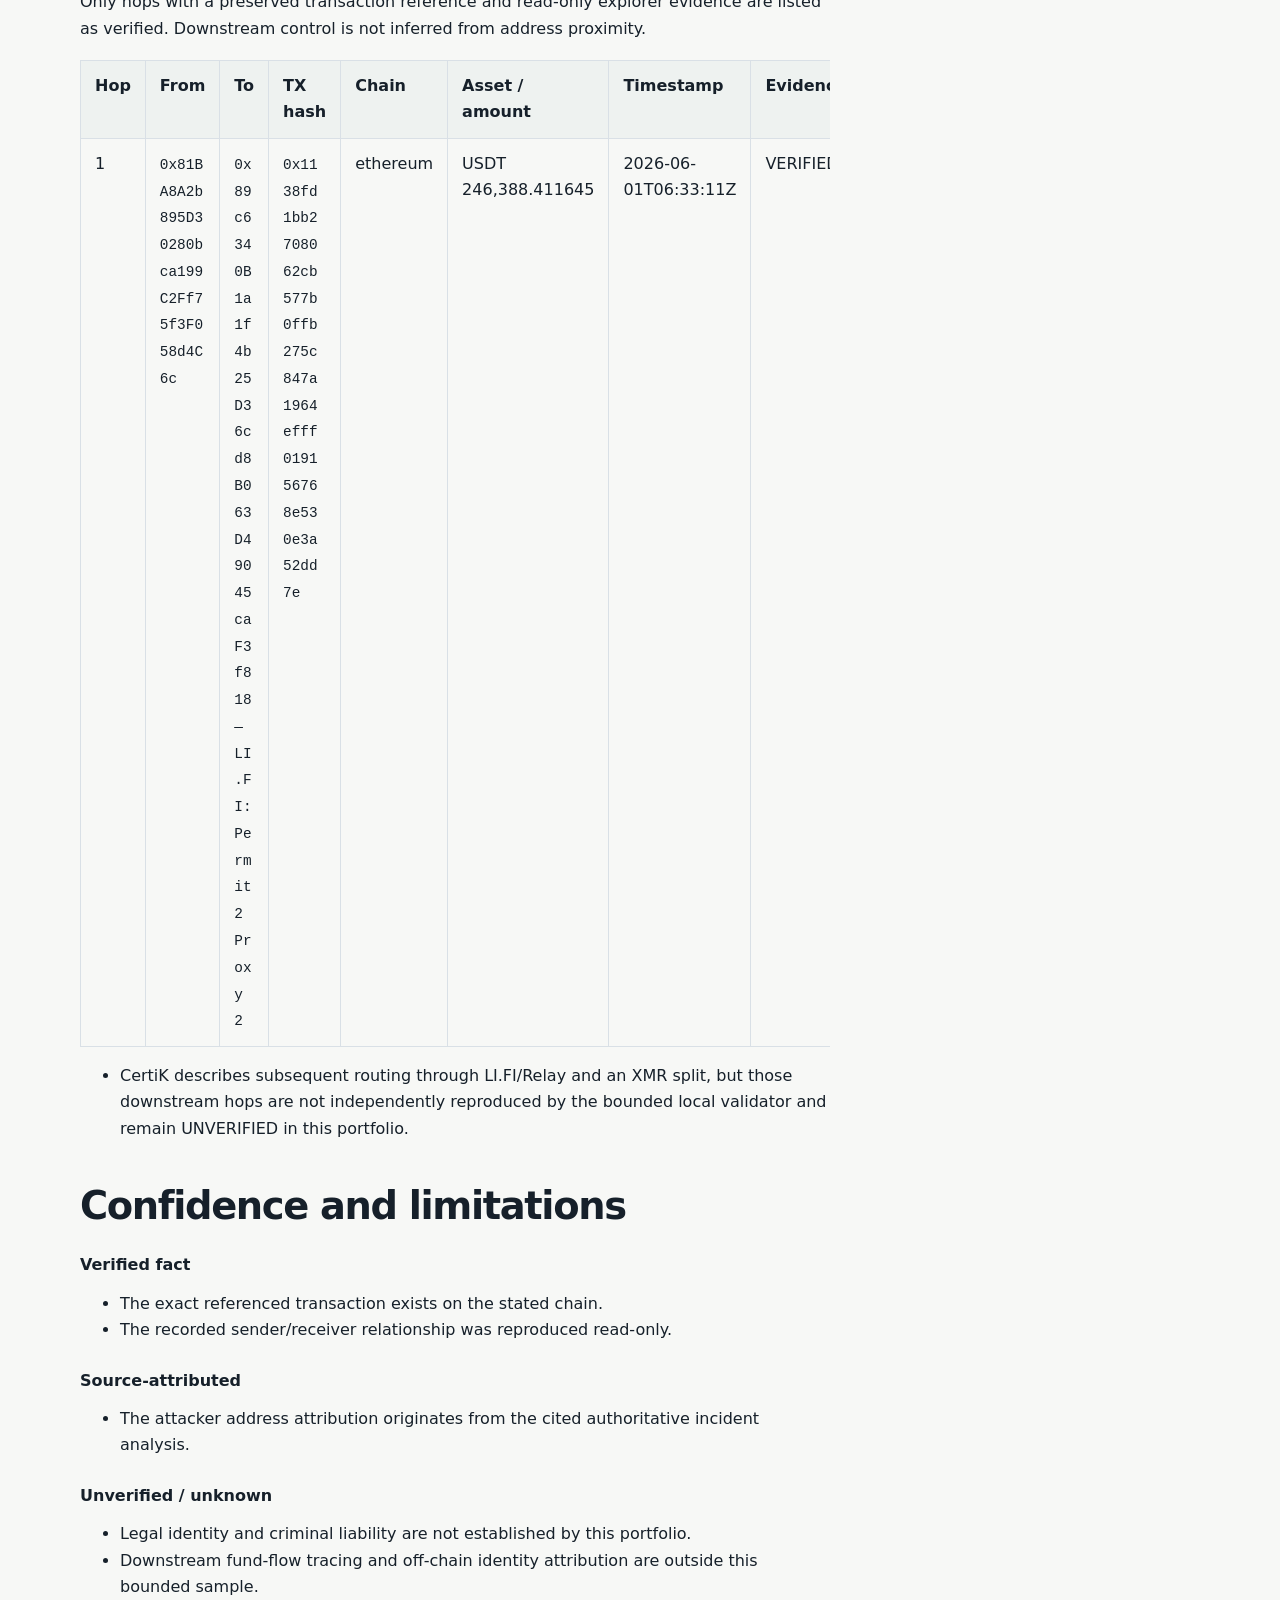
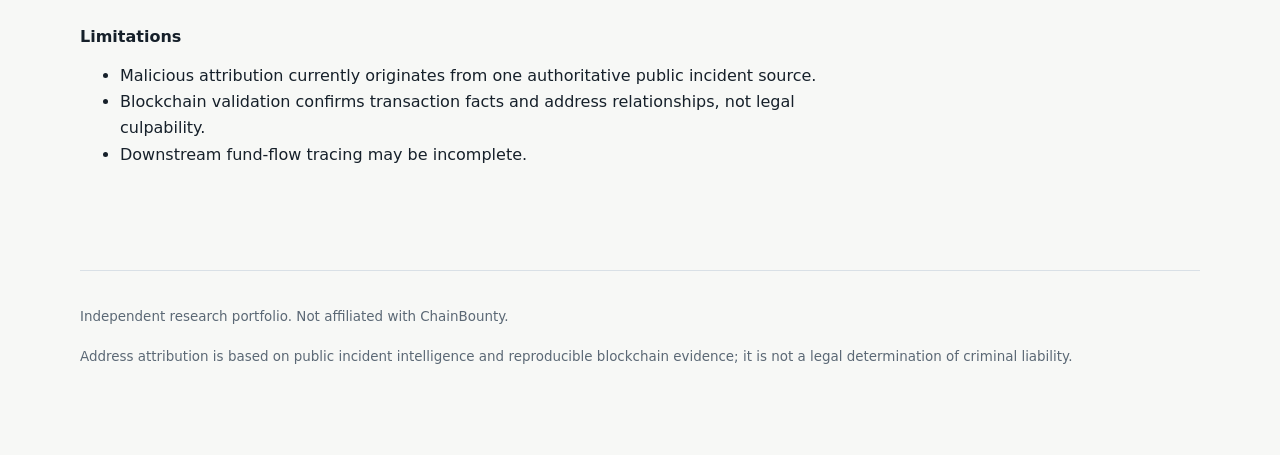
<file: cases/gnosispay.html>
<!doctype html>
<html lang="en">
<head>
  <meta charset="utf-8">
  <meta name="viewport" content="width=device-width, initial-scale=1">
  <meta name="description" content="Reproducible, read-only blockchain incident investigation portfolio.">
  <title>GnosisPay case study — On-Chain Investigation Portfolio</title>
  <link rel="stylesheet" href="../styles.css">
</head>
<body>
  
    <nav class="nav wrap" aria-label="Primary navigation">
      <a class="brand" href="../index.html">김정현 <span>/ on-chain investigations</span></a>
      <div class="nav-links">
        <a href="../index.html#cases">Cases</a>
        <a href="../methodology.html">Methodology</a>
        <a href="../evidence-integrity.html">Evidence integrity</a>
        <a href="../skills.html">Skills</a>
      </div>
    </nav>
    
  <main>
    <section class="case-hero wrap"><p class="eyebrow">Case study &middot; gnosis &middot; 2026-06-01</p><h1>GnosisPay</h1><p class="lead">Signature Verification / Authorization Bypass &mdash; source-attributed attacker address with exact on-chain relationship reproduced.</p><span class="tag verified">VERIFIED</span></section>
    <section class="section wrap case-layout">
      <article>
        <h2>Executive summary</h2>
        <dl class="facts"><dt>Project</dt><dd>GnosisPay</dd><dt>Incident date</dt><dd>2026-06-01</dd><dt>Chain</dt><dd>gnosis</dd><dt>Attack type</dt><dd>Signature Verification / Authorization Bypass</dd><dt>Investigation scope</dt><dd>Source attribution and exact referenced transaction validation</dd><dt>Validation status</dt><dd>VERIFIED</dd></dl>
        <p>According to CertiK&#x27;s Incident Analysis, an attacker drained dozens of GnosisPay Safes on 1 June 2026 by exploiting signature verification in the GnosisPay Delay module. Crafted nested signature data reached attacker-prepared EIP-1271 contracts that returned the expected magic value, so queued transactions transferred EURe and GNO from victim Safes.</p>
        <h2>Source provenance</h2>
        <p><strong>GnosisPay Incident Analysis - CertiK</strong></p><p>Publisher: CertiK</p><p>Publication date: 2026-06-04</p><p>Retrieved at: 2026-08-09T11:54:17Z</p><p><a href="https://www.certik.com/blog/gnosispay-incident-analysis" rel="noreferrer noopener">https://www.certik.com/blog/gnosispay-incident-analysis</a></p>
        <h2>Primary IOC</h2>
        <dl class="facts"><dt>Primary attacker address</dt><dd><code>0x81BA8A2b895D30280bca199C2Ff75f3F058d4C6c</code></dd><dt>Primary transaction</dt><dd><code>0x61af4383f94423f4acad8d4a04d3d473f258be3806f3e55d2f18b7fcc475e580</code></dd><dt>Malicious contract</dt><dd><p class="muted">None recorded.</p></dd></dl>
        <h2>Independent on-chain validation</h2>
        <div class="table-wrap"><table><tbody><tr><th>Provider</th><td>Etherscan V2</td></tr><tr><th>Chain</th><td>gnosis</td></tr><tr><th>Block</th><td>46468498</td></tr><tr><th>Timestamp</th><td>2026-06-01T05:26:10Z</td></tr><tr><th>From</th><td><code>0x81ba8a2b895d30280bca199c2ff75f3f058d4c6c</code></td></tr><tr><th>To</th><td><code>0xb0ca54ac663b96f526996bb6594b5b5648142673</code></td></tr><tr><th>Receipt</th><td>0x1</td></tr><tr><th>Attacker relationship</th><td>ATTACKER_IS_FROM</td></tr></tbody></table></div>
        <h2>Why the relationship matters</h2>
        <p>The cited source attributes the primary address to the incident. Read-only validation independently reproduced the exact referenced transaction on the stated chain and matched the recorded relationship: <strong>ATTACKER_IS_FROM</strong>.</p>
        <h2>Address-role classification</h2><h3>Source-attributed exploiter addresses</h3><ul class=""><li>0x81BA8A2b895D30280bca199C2Ff75f3F058d4C6c</li><li>0xb1834575349c6eb56675c35b4109c3d3a77dd2fc</li></ul><p class="muted">The source explicitly associates these addresses with the incident narrative.</p><h3>Downstream fund-flow addresses</h3><ul class=""><li>0xb1834575349c6eb56675c35b4109c3d3a77dd2fc</li><li>0xcce200e0df2f6d47ccffc0e64e6fddc145b13f67</li><li>0x3eb18b54a2f7500c3a581197cf7d9fbd62516160</li><li>0x0dda0f6aa7b3e0ec1273c4e47c56e7bed57a308c</li><li>0x31c2c0c4ab37a89d38968735f8ad9f04e332576a</li></ul><p class="muted">These addresses appear in the cited fund-flow narrative; appearance does not establish control.</p><h3>Unknown control addresses</h3><ul class=""><li>0xcce200e0df2f6d47ccffc0e64e6fddc145b13f67</li><li>0x3eb18b54a2f7500c3a581197cf7d9fbd62516160</li><li>0x0dda0f6aa7b3e0ec1273c4e47c56e7bed57a308c</li><li>0x31c2c0c4ab37a89d38968735f8ad9f04e332576a</li></ul><p class="muted">Control remains unverified in this bounded package.</p>
<h2>Fund-flow extension</h2><p>Only hops with a preserved transaction reference and read-only explorer evidence are listed as verified. Downstream control is not inferred from address proximity.</p><div class="table-wrap"><table><thead><tr><th>Hop</th><th>From</th><th>To</th><th>TX hash</th><th>Chain</th><th>Asset / amount</th><th>Timestamp</th><th>Evidence status</th><th>Source attribution status</th></tr></thead><tbody><tr><td>1</td><td><code>0x81BA8A2b895D30280bca199C2Ff75f3F058d4C6c</code></td><td><code>0x89c6340B1a1f4b25D36cd8B063D49045caF3f818 — LI.FI: Permit2 Proxy 2</code></td><td><code>0x1138fd1bb2708062cb577b0ffb275c847a1964efff019156768e530e3a52dd7e</code></td><td>ethereum</td><td>USDT 246,388.411645</td><td>2026-06-01T06:33:11Z</td><td>VERIFIED_SOURCE_AND_EXPLORER</td><td>SOURCE_ATTRIBUTED_EXPLOIT_WALLET_OUTFLOW</td></tr></tbody></table></div><ul class=""><li>CertiK describes subsequent routing through LI.FI/Relay and an XMR split, but those downstream hops are not independently reproduced by the bounded local validator and remain UNVERIFIED in this portfolio.</li></ul>
        <h2>Confidence and limitations</h2><h3>Verified fact</h3><ul class=""><li>The exact referenced transaction exists on the stated chain.</li><li>The recorded sender/receiver relationship was reproduced read-only.</li></ul><h3>Source-attributed</h3><ul class=""><li>The attacker address attribution originates from the cited authoritative incident analysis.</li></ul><h3>Unverified / unknown</h3><ul class=""><li>Legal identity and criminal liability are not established by this portfolio.</li><li>Downstream fund-flow tracing and off-chain identity attribution are outside this bounded sample.</li></ul><h3>Limitations</h3><ul class=""><li>Malicious attribution currently originates from one authoritative public incident source.</li><li>Blockchain validation confirms transaction facts and address relationships, not legal culpability.</li><li>Downstream fund-flow tracing may be incomplete.</li></ul>
      </article>
      <aside class="case-aside"><div class="aside-card"><p class="eyebrow">Explorer evidence</p><ul><li><a href="https://gnosisscan.io/address/0x81BA8A2b895D30280bca199C2Ff75f3F058d4C6c" rel="noreferrer noopener">Wallet explorer</a></li><li><a href="https://gnosisscan.io/tx/0x61af4383f94423f4acad8d4a04d3d473f258be3806f3e55d2f18b7fcc475e580" rel="noreferrer noopener">Transaction explorer</a></li></ul><p class="muted">Only official explorer and source URLs are linked. No malicious website is opened or promoted.</p></div><div class="aside-card disclaimer"><p class="eyebrow">Attribution disclaimer</p><p>Address attribution in this portfolio is based on publicly available incident intelligence and reproducible blockchain evidence. On-chain validation confirms transaction facts and address relationships; it does not constitute a legal determination of criminal liability. Final attribution may require additional off-chain evidence and lawful investigative process.</p></div></aside>
    </section>
    </main>
  <footer class="footer wrap">
    <p>Independent research portfolio. Not affiliated with ChainBounty.</p>
    <p>Address attribution is based on public incident intelligence and reproducible blockchain evidence; it is not a legal determination of criminal liability.</p>
  </footer>
</body>
</html>
</file>
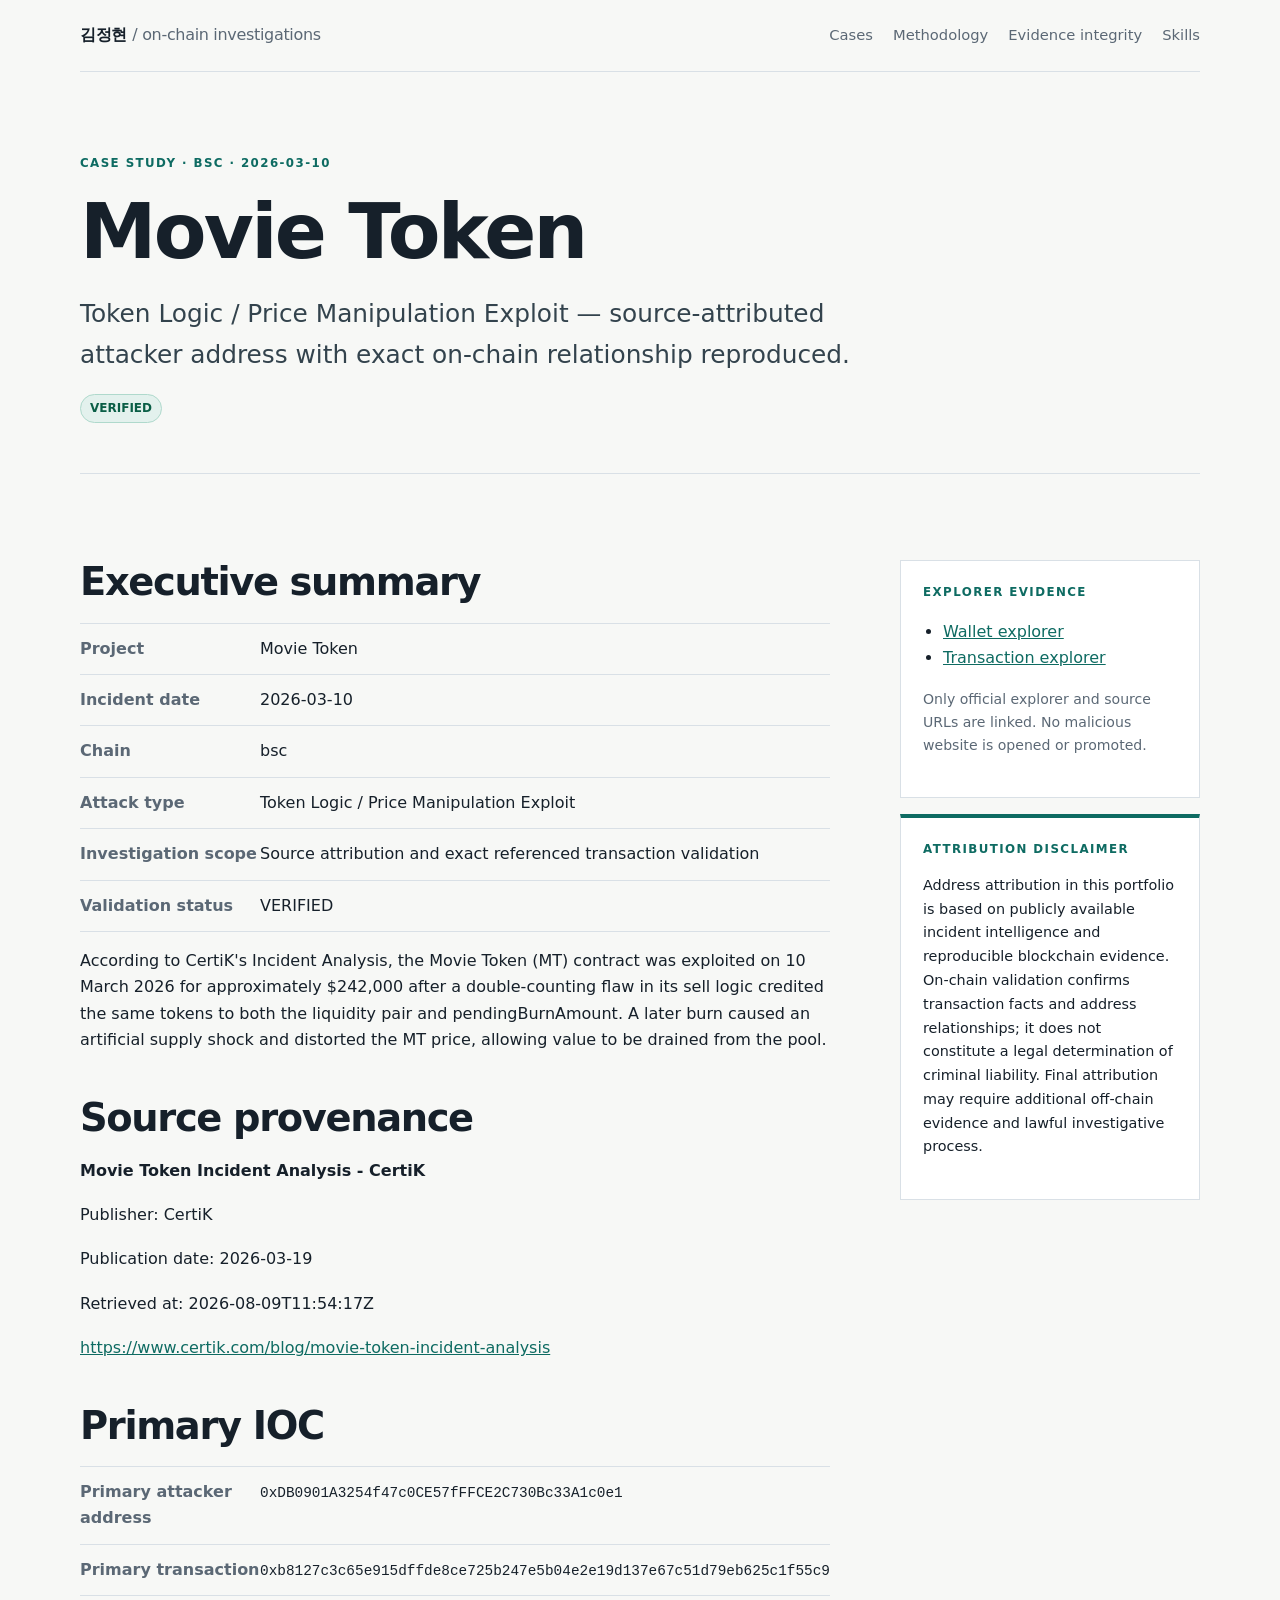
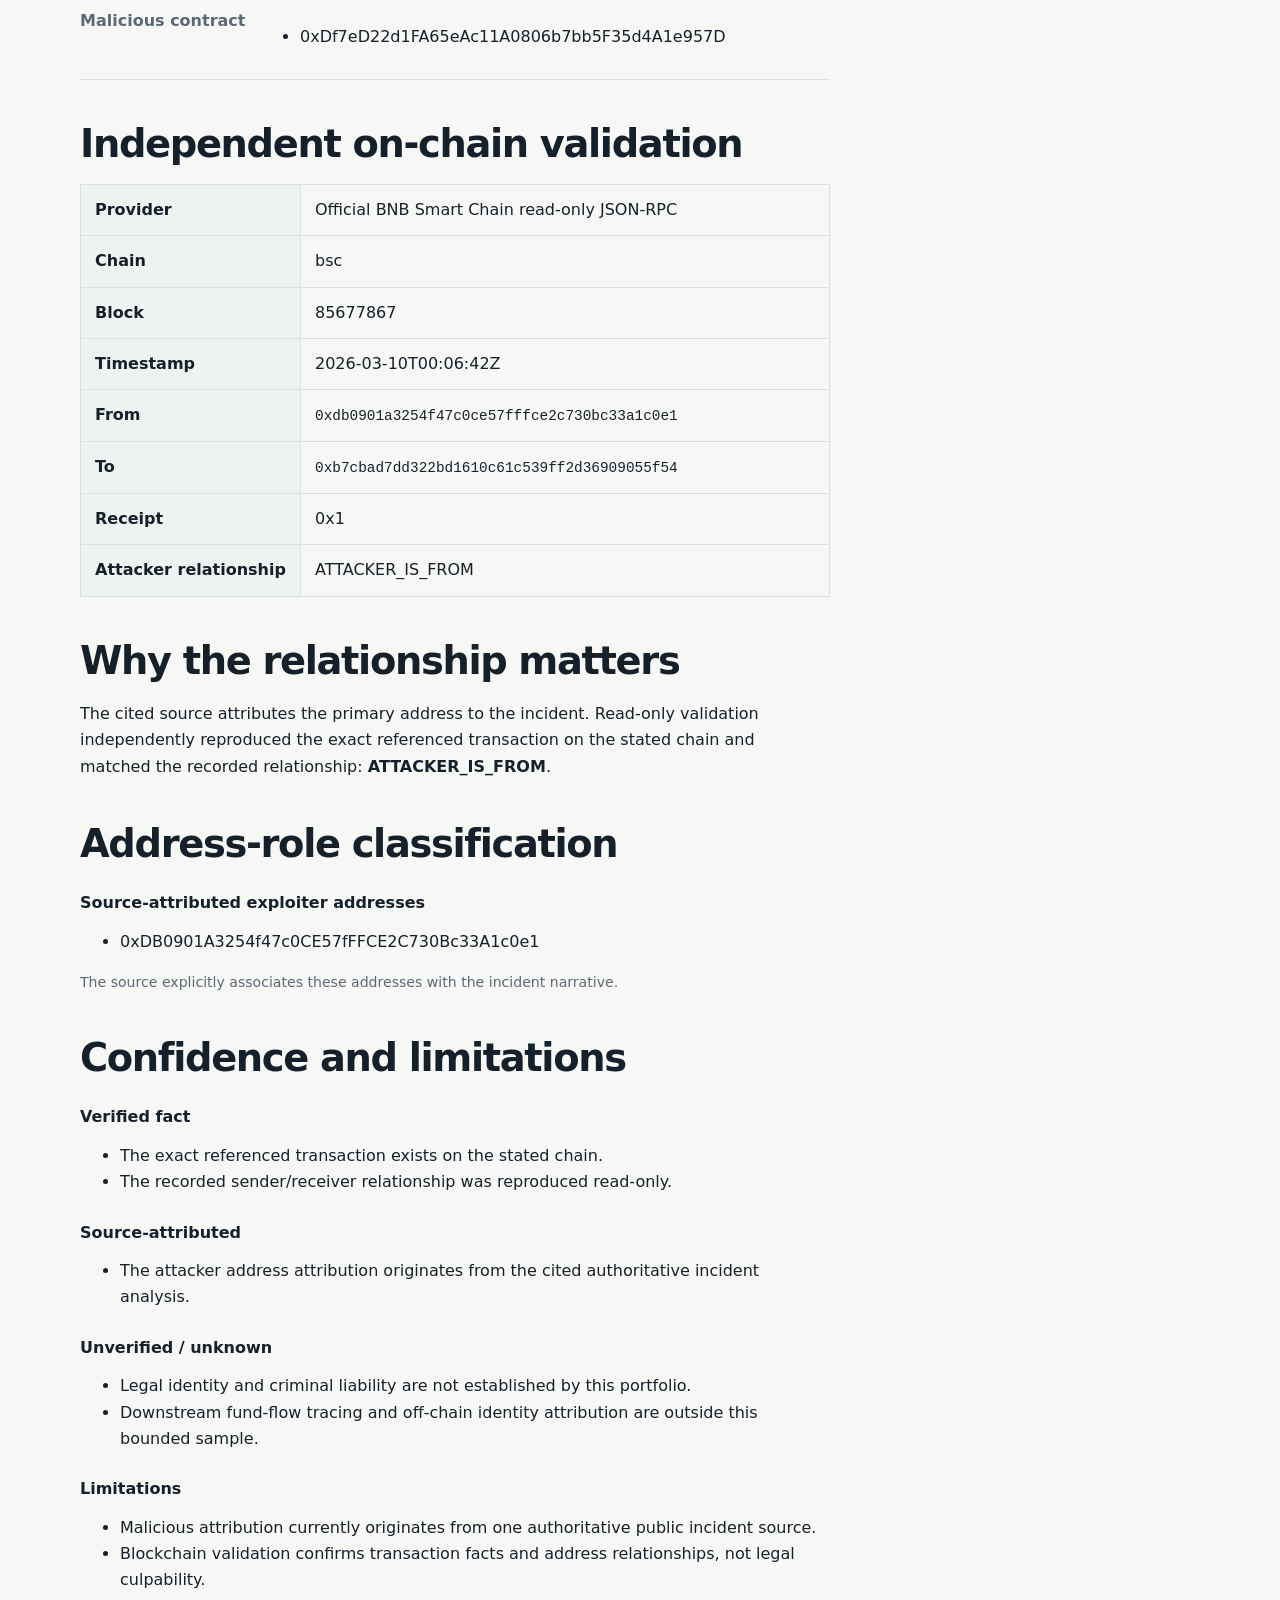
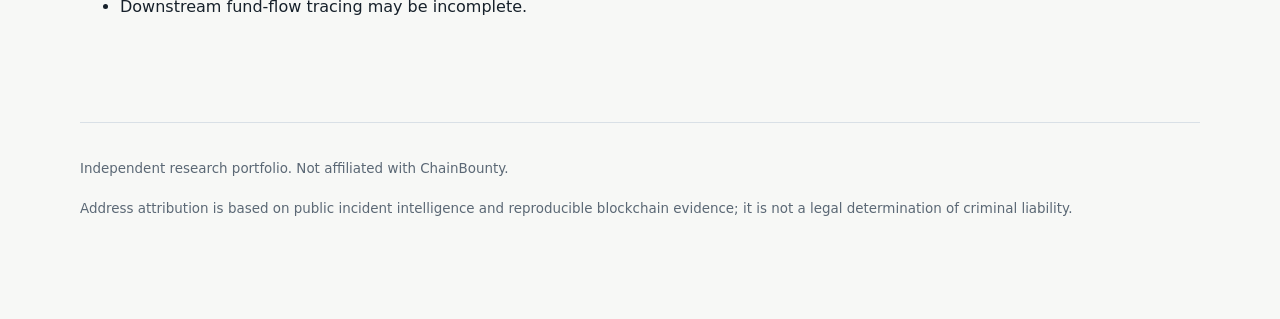
<file: cases/movie-token.html>
<!doctype html>
<html lang="en">
<head>
  <meta charset="utf-8">
  <meta name="viewport" content="width=device-width, initial-scale=1">
  <meta name="description" content="Reproducible, read-only blockchain incident investigation portfolio.">
  <title>Movie Token case study — On-Chain Investigation Portfolio</title>
  <link rel="stylesheet" href="../styles.css">
</head>
<body>
  
    <nav class="nav wrap" aria-label="Primary navigation">
      <a class="brand" href="../index.html">김정현 <span>/ on-chain investigations</span></a>
      <div class="nav-links">
        <a href="../index.html#cases">Cases</a>
        <a href="../methodology.html">Methodology</a>
        <a href="../evidence-integrity.html">Evidence integrity</a>
        <a href="../skills.html">Skills</a>
      </div>
    </nav>
    
  <main>
    <section class="case-hero wrap"><p class="eyebrow">Case study &middot; bsc &middot; 2026-03-10</p><h1>Movie Token</h1><p class="lead">Token Logic / Price Manipulation Exploit &mdash; source-attributed attacker address with exact on-chain relationship reproduced.</p><span class="tag verified">VERIFIED</span></section>
    <section class="section wrap case-layout">
      <article>
        <h2>Executive summary</h2>
        <dl class="facts"><dt>Project</dt><dd>Movie Token</dd><dt>Incident date</dt><dd>2026-03-10</dd><dt>Chain</dt><dd>bsc</dd><dt>Attack type</dt><dd>Token Logic / Price Manipulation Exploit</dd><dt>Investigation scope</dt><dd>Source attribution and exact referenced transaction validation</dd><dt>Validation status</dt><dd>VERIFIED</dd></dl>
        <p>According to CertiK&#x27;s Incident Analysis, the Movie Token (MT) contract was exploited on 10 March 2026 for approximately $242,000 after a double-counting flaw in its sell logic credited the same tokens to both the liquidity pair and pendingBurnAmount. A later burn caused an artificial supply shock and distorted the MT price, allowing value to be drained from the pool.</p>
        <h2>Source provenance</h2>
        <p><strong>Movie Token Incident Analysis - CertiK</strong></p><p>Publisher: CertiK</p><p>Publication date: 2026-03-19</p><p>Retrieved at: 2026-08-09T11:54:17Z</p><p><a href="https://www.certik.com/blog/movie-token-incident-analysis" rel="noreferrer noopener">https://www.certik.com/blog/movie-token-incident-analysis</a></p>
        <h2>Primary IOC</h2>
        <dl class="facts"><dt>Primary attacker address</dt><dd><code>0xDB0901A3254f47c0CE57fFFCE2C730Bc33A1c0e1</code></dd><dt>Primary transaction</dt><dd><code>0xb8127c3c65e915dffde8ce725b247e5b04e2e19d137e67c51d79eb625c1f55c9</code></dd><dt>Malicious contract</dt><dd><ul class=""><li>0xDf7eD22d1FA65eAc11A0806b7bb5F35d4A1e957D</li></ul></dd></dl>
        <h2>Independent on-chain validation</h2>
        <div class="table-wrap"><table><tbody><tr><th>Provider</th><td>Official BNB Smart Chain read-only JSON-RPC</td></tr><tr><th>Chain</th><td>bsc</td></tr><tr><th>Block</th><td>85677867</td></tr><tr><th>Timestamp</th><td>2026-03-10T00:06:42Z</td></tr><tr><th>From</th><td><code>0xdb0901a3254f47c0ce57fffce2c730bc33a1c0e1</code></td></tr><tr><th>To</th><td><code>0xb7cbad7dd322bd1610c61c539ff2d36909055f54</code></td></tr><tr><th>Receipt</th><td>0x1</td></tr><tr><th>Attacker relationship</th><td>ATTACKER_IS_FROM</td></tr></tbody></table></div>
        <h2>Why the relationship matters</h2>
        <p>The cited source attributes the primary address to the incident. Read-only validation independently reproduced the exact referenced transaction on the stated chain and matched the recorded relationship: <strong>ATTACKER_IS_FROM</strong>.</p>
        <h2>Address-role classification</h2><h3>Source-attributed exploiter addresses</h3><ul class=""><li>0xDB0901A3254f47c0CE57fFFCE2C730Bc33A1c0e1</li></ul><p class="muted">The source explicitly associates these addresses with the incident narrative.</p>

        <h2>Confidence and limitations</h2><h3>Verified fact</h3><ul class=""><li>The exact referenced transaction exists on the stated chain.</li><li>The recorded sender/receiver relationship was reproduced read-only.</li></ul><h3>Source-attributed</h3><ul class=""><li>The attacker address attribution originates from the cited authoritative incident analysis.</li></ul><h3>Unverified / unknown</h3><ul class=""><li>Legal identity and criminal liability are not established by this portfolio.</li><li>Downstream fund-flow tracing and off-chain identity attribution are outside this bounded sample.</li></ul><h3>Limitations</h3><ul class=""><li>Malicious attribution currently originates from one authoritative public incident source.</li><li>Blockchain validation confirms transaction facts and address relationships, not legal culpability.</li><li>Downstream fund-flow tracing may be incomplete.</li></ul>
      </article>
      <aside class="case-aside"><div class="aside-card"><p class="eyebrow">Explorer evidence</p><ul><li><a href="https://bscscan.com/address/0xDB0901A3254f47c0CE57fFFCE2C730Bc33A1c0e1" rel="noreferrer noopener">Wallet explorer</a></li><li><a href="https://bscscan.com/tx/0xb8127c3c65e915dffde8ce725b247e5b04e2e19d137e67c51d79eb625c1f55c9" rel="noreferrer noopener">Transaction explorer</a></li></ul><p class="muted">Only official explorer and source URLs are linked. No malicious website is opened or promoted.</p></div><div class="aside-card disclaimer"><p class="eyebrow">Attribution disclaimer</p><p>Address attribution in this portfolio is based on publicly available incident intelligence and reproducible blockchain evidence. On-chain validation confirms transaction facts and address relationships; it does not constitute a legal determination of criminal liability. Final attribution may require additional off-chain evidence and lawful investigative process.</p></div></aside>
    </section>
    </main>
  <footer class="footer wrap">
    <p>Independent research portfolio. Not affiliated with ChainBounty.</p>
    <p>Address attribution is based on public incident intelligence and reproducible blockchain evidence; it is not a legal determination of criminal liability.</p>
  </footer>
</body>
</html>
</file>
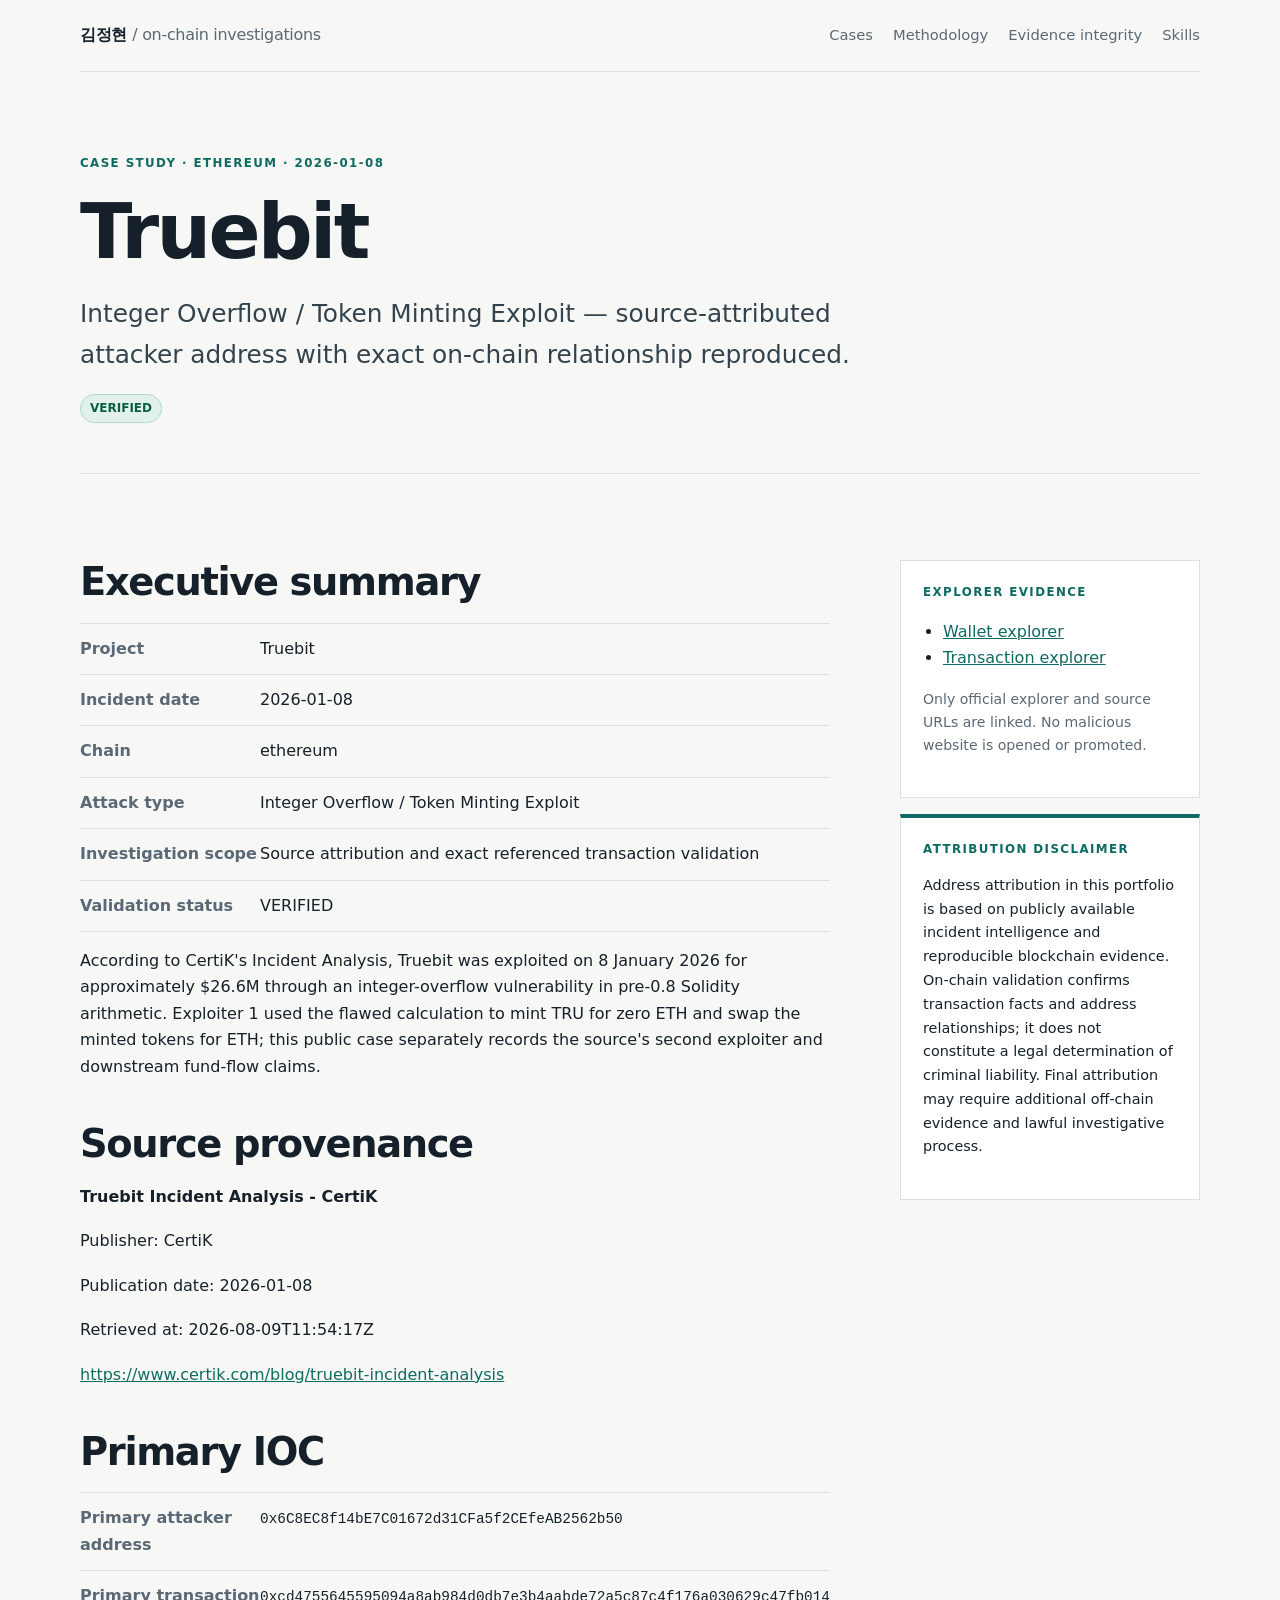
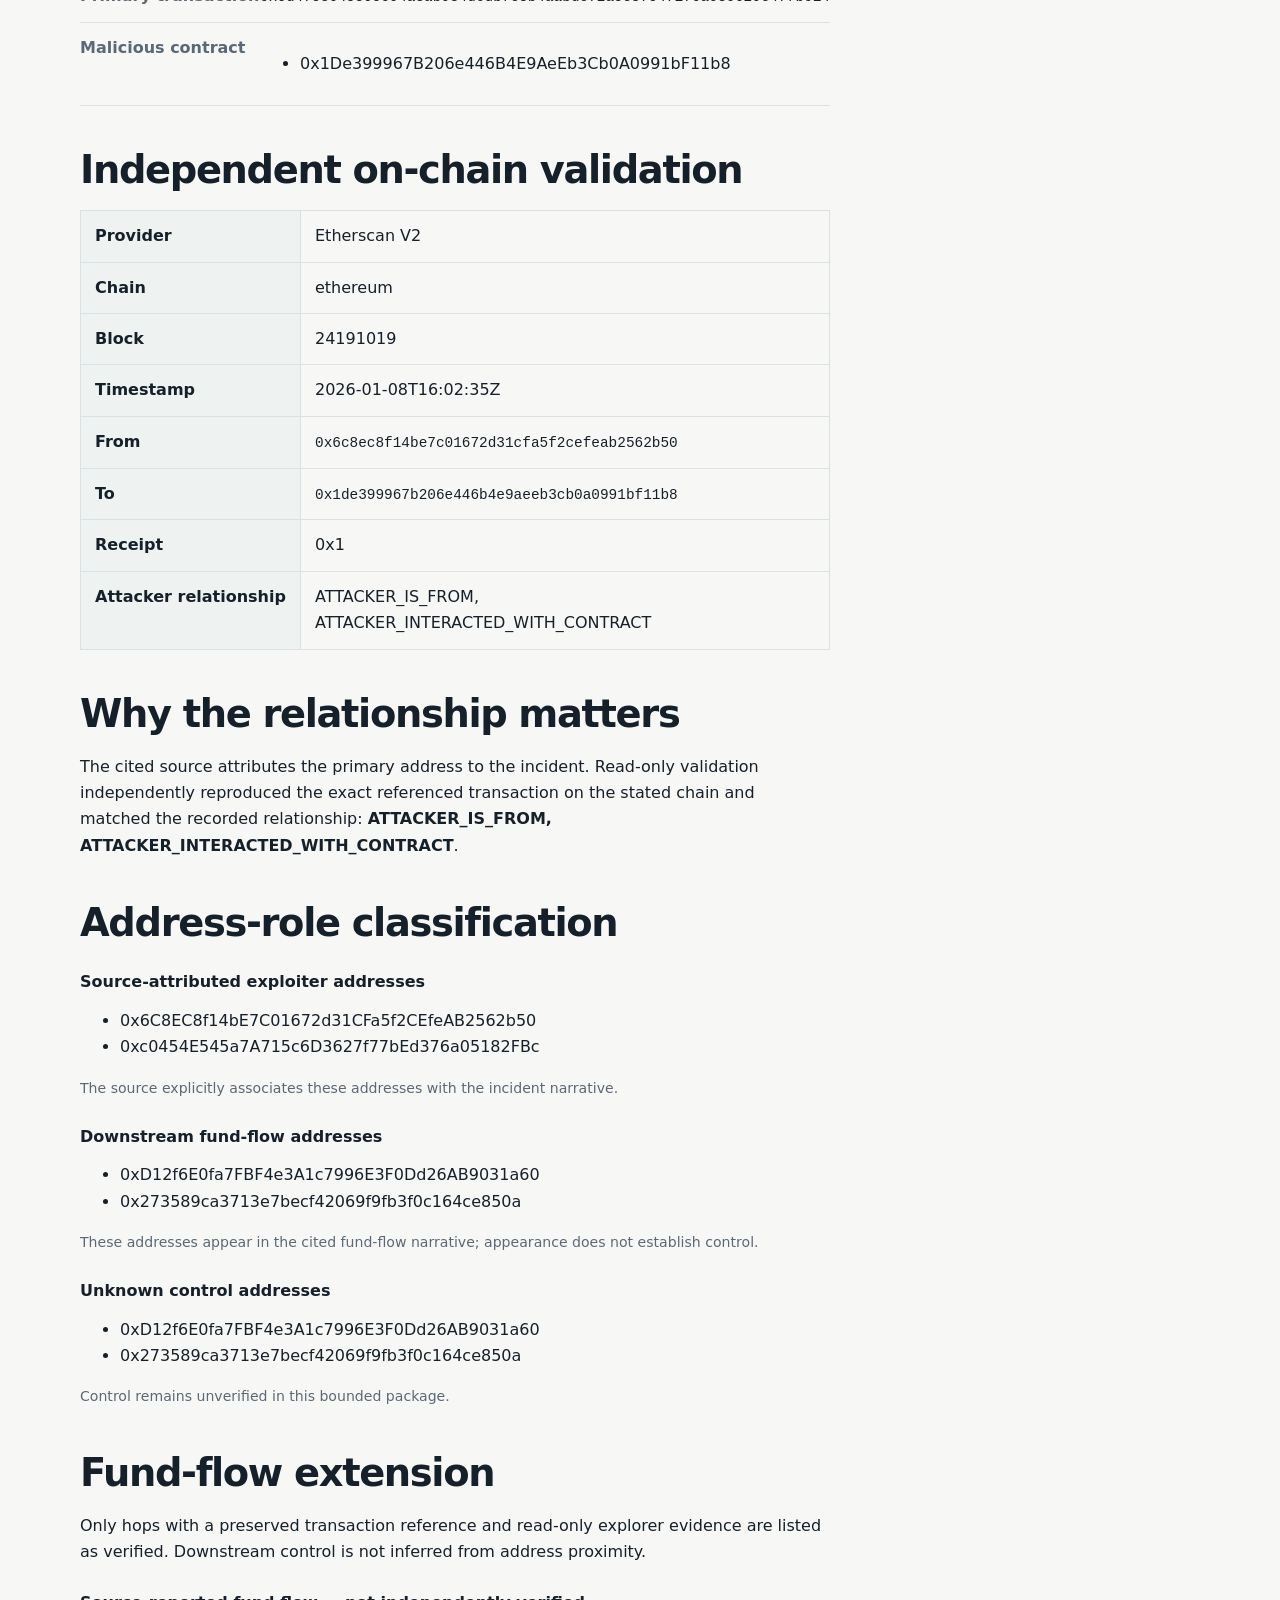
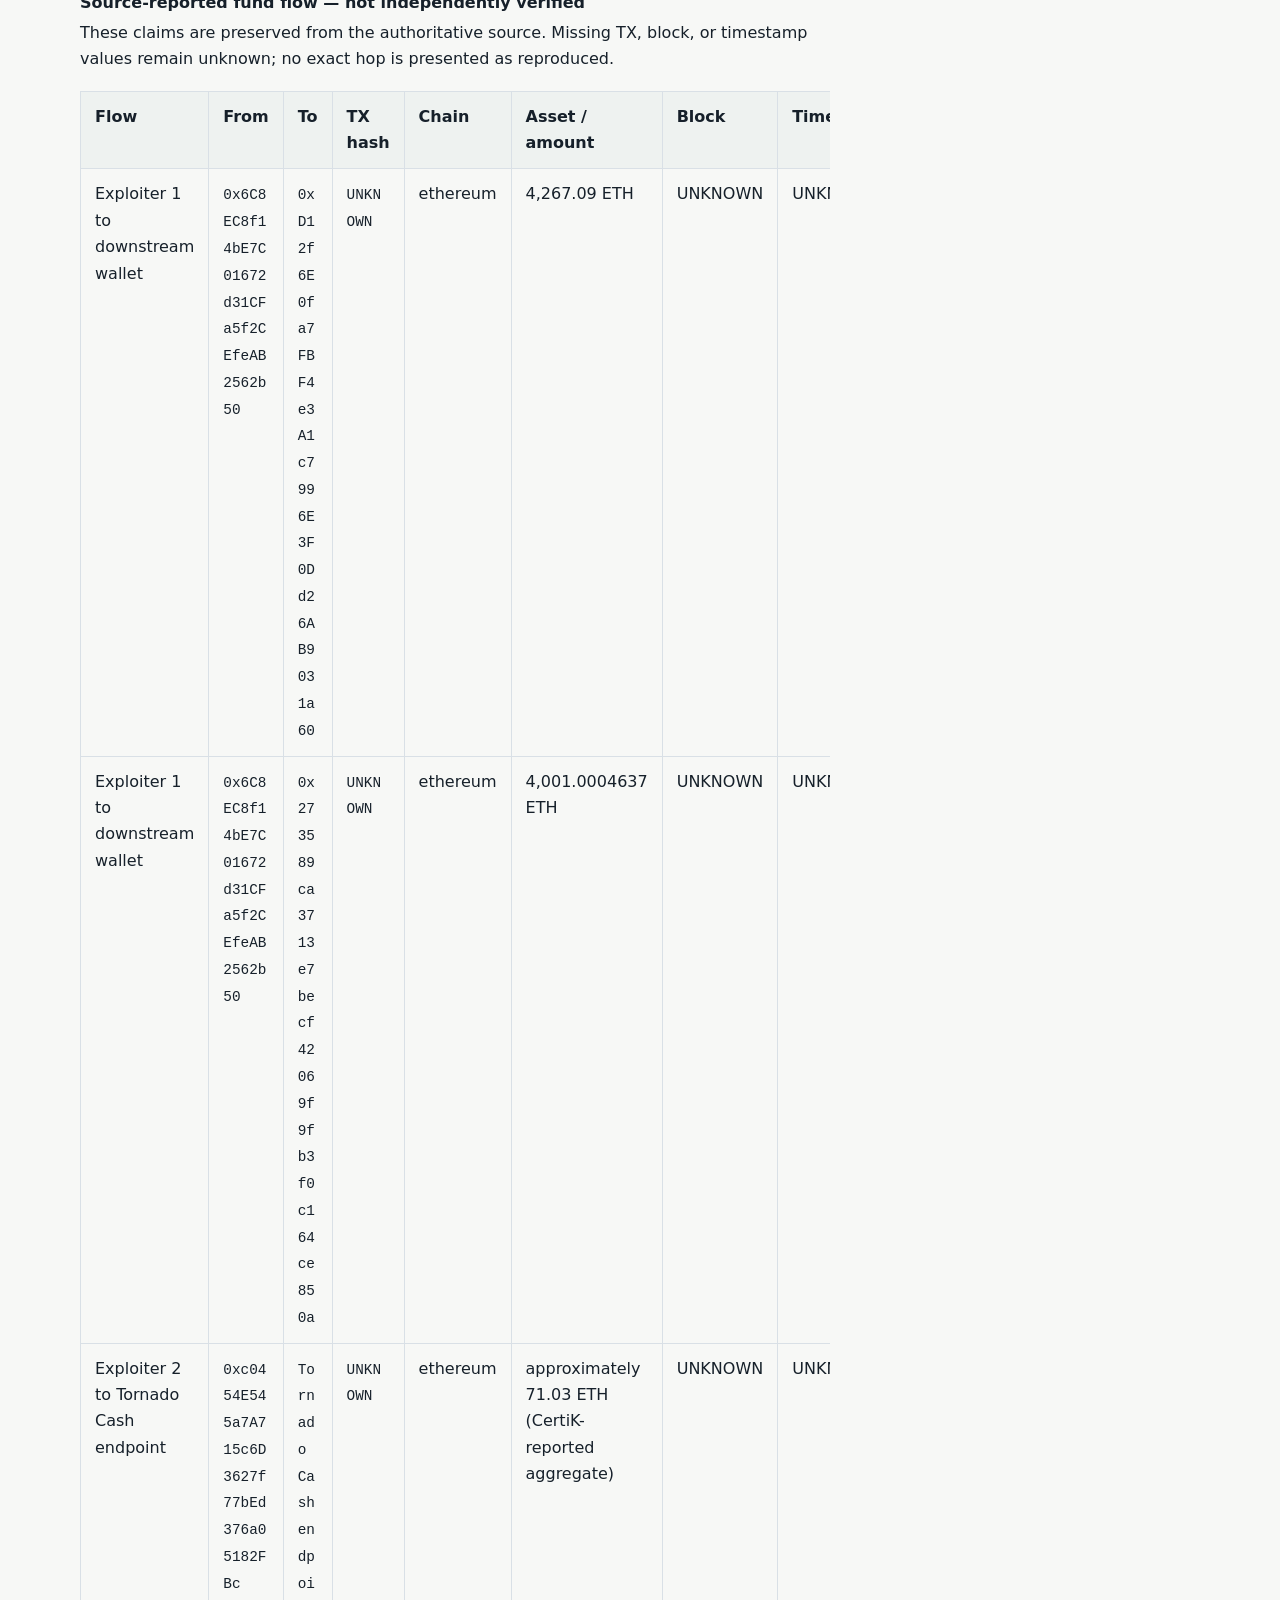
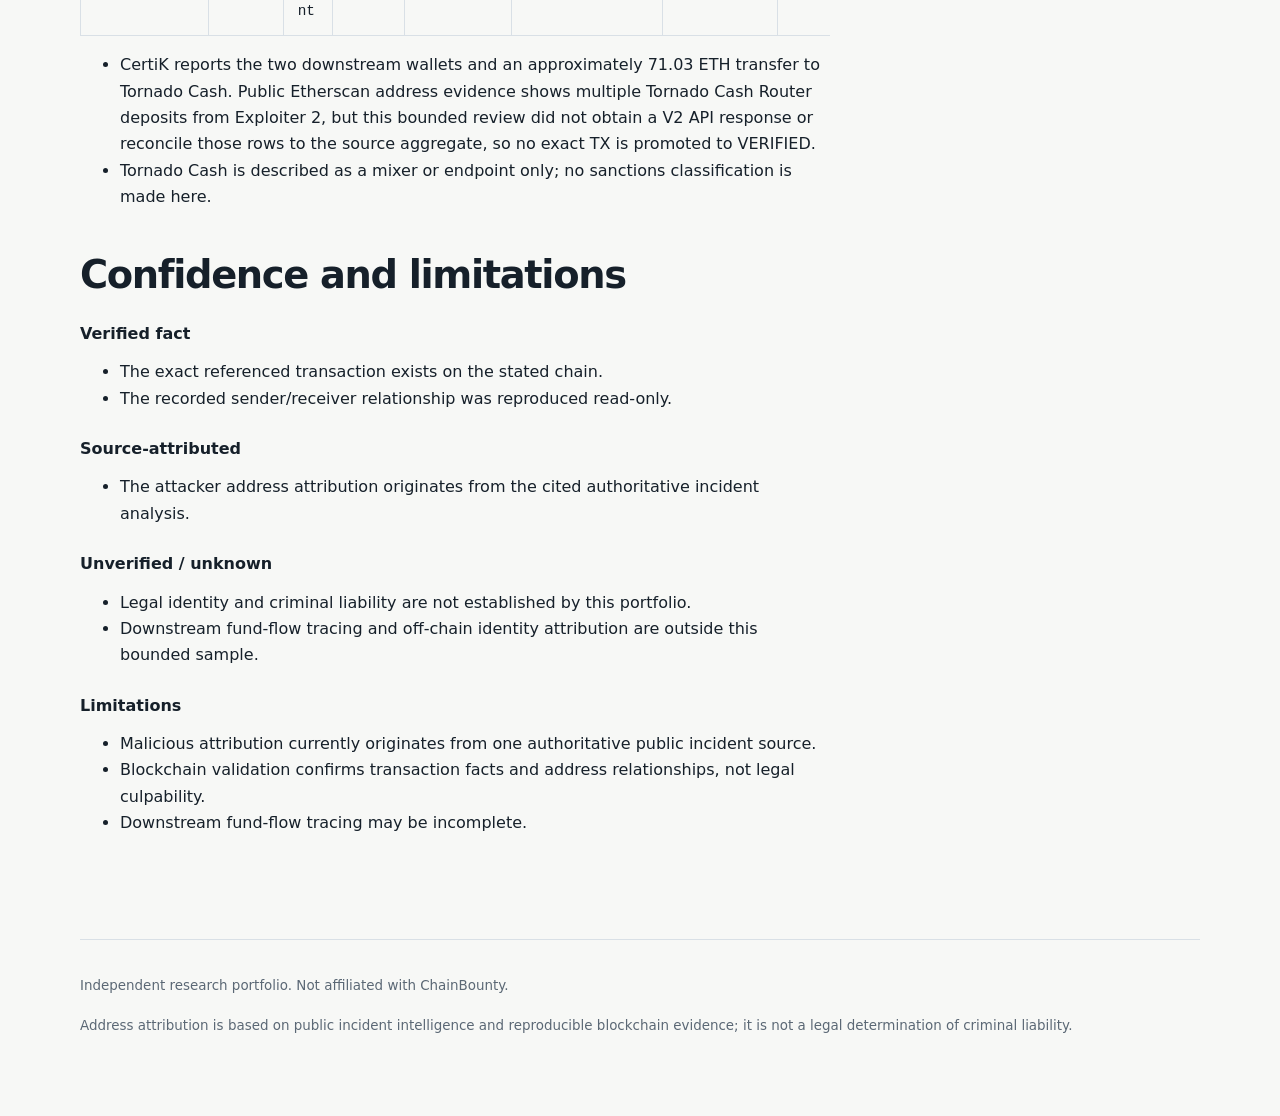
<file: cases/truebit.html>
<!doctype html>
<html lang="en">
<head>
  <meta charset="utf-8">
  <meta name="viewport" content="width=device-width, initial-scale=1">
  <meta name="description" content="Reproducible, read-only blockchain incident investigation portfolio.">
  <title>Truebit case study — On-Chain Investigation Portfolio</title>
  <link rel="stylesheet" href="../styles.css">
</head>
<body>
  
    <nav class="nav wrap" aria-label="Primary navigation">
      <a class="brand" href="../index.html">김정현 <span>/ on-chain investigations</span></a>
      <div class="nav-links">
        <a href="../index.html#cases">Cases</a>
        <a href="../methodology.html">Methodology</a>
        <a href="../evidence-integrity.html">Evidence integrity</a>
        <a href="../skills.html">Skills</a>
      </div>
    </nav>
    
  <main>
    <section class="case-hero wrap"><p class="eyebrow">Case study &middot; ethereum &middot; 2026-01-08</p><h1>Truebit</h1><p class="lead">Integer Overflow / Token Minting Exploit &mdash; source-attributed attacker address with exact on-chain relationship reproduced.</p><span class="tag verified">VERIFIED</span></section>
    <section class="section wrap case-layout">
      <article>
        <h2>Executive summary</h2>
        <dl class="facts"><dt>Project</dt><dd>Truebit</dd><dt>Incident date</dt><dd>2026-01-08</dd><dt>Chain</dt><dd>ethereum</dd><dt>Attack type</dt><dd>Integer Overflow / Token Minting Exploit</dd><dt>Investigation scope</dt><dd>Source attribution and exact referenced transaction validation</dd><dt>Validation status</dt><dd>VERIFIED</dd></dl>
        <p>According to CertiK&#x27;s Incident Analysis, Truebit was exploited on 8 January 2026 for approximately $26.6M through an integer-overflow vulnerability in pre-0.8 Solidity arithmetic. Exploiter 1 used the flawed calculation to mint TRU for zero ETH and swap the minted tokens for ETH; this public case separately records the source&#x27;s second exploiter and downstream fund-flow claims.</p>
        <h2>Source provenance</h2>
        <p><strong>Truebit Incident Analysis - CertiK</strong></p><p>Publisher: CertiK</p><p>Publication date: 2026-01-08</p><p>Retrieved at: 2026-08-09T11:54:17Z</p><p><a href="https://www.certik.com/blog/truebit-incident-analysis" rel="noreferrer noopener">https://www.certik.com/blog/truebit-incident-analysis</a></p>
        <h2>Primary IOC</h2>
        <dl class="facts"><dt>Primary attacker address</dt><dd><code>0x6C8EC8f14bE7C01672d31CFa5f2CEfeAB2562b50</code></dd><dt>Primary transaction</dt><dd><code>0xcd4755645595094a8ab984d0db7e3b4aabde72a5c87c4f176a030629c47fb014</code></dd><dt>Malicious contract</dt><dd><ul class=""><li>0x1De399967B206e446B4E9AeEb3Cb0A0991bF11b8</li></ul></dd></dl>
        <h2>Independent on-chain validation</h2>
        <div class="table-wrap"><table><tbody><tr><th>Provider</th><td>Etherscan V2</td></tr><tr><th>Chain</th><td>ethereum</td></tr><tr><th>Block</th><td>24191019</td></tr><tr><th>Timestamp</th><td>2026-01-08T16:02:35Z</td></tr><tr><th>From</th><td><code>0x6c8ec8f14be7c01672d31cfa5f2cefeab2562b50</code></td></tr><tr><th>To</th><td><code>0x1de399967b206e446b4e9aeeb3cb0a0991bf11b8</code></td></tr><tr><th>Receipt</th><td>0x1</td></tr><tr><th>Attacker relationship</th><td>ATTACKER_IS_FROM, ATTACKER_INTERACTED_WITH_CONTRACT</td></tr></tbody></table></div>
        <h2>Why the relationship matters</h2>
        <p>The cited source attributes the primary address to the incident. Read-only validation independently reproduced the exact referenced transaction on the stated chain and matched the recorded relationship: <strong>ATTACKER_IS_FROM, ATTACKER_INTERACTED_WITH_CONTRACT</strong>.</p>
        <h2>Address-role classification</h2><h3>Source-attributed exploiter addresses</h3><ul class=""><li>0x6C8EC8f14bE7C01672d31CFa5f2CEfeAB2562b50</li><li>0xc0454E545a7A715c6D3627f77bEd376a05182FBc</li></ul><p class="muted">The source explicitly associates these addresses with the incident narrative.</p><h3>Downstream fund-flow addresses</h3><ul class=""><li>0xD12f6E0fa7FBF4e3A1c7996E3F0Dd26AB9031a60</li><li>0x273589ca3713e7becf42069f9fb3f0c164ce850a</li></ul><p class="muted">These addresses appear in the cited fund-flow narrative; appearance does not establish control.</p><h3>Unknown control addresses</h3><ul class=""><li>0xD12f6E0fa7FBF4e3A1c7996E3F0Dd26AB9031a60</li><li>0x273589ca3713e7becf42069f9fb3f0c164ce850a</li></ul><p class="muted">Control remains unverified in this bounded package.</p>
<h2>Fund-flow extension</h2><p>Only hops with a preserved transaction reference and read-only explorer evidence are listed as verified. Downstream control is not inferred from address proximity.</p><h3>Source-reported fund flow — not independently verified</h3><p>These claims are preserved from the authoritative source. Missing TX, block, or timestamp values remain unknown; no exact hop is presented as reproduced.</p><div class="table-wrap"><table><thead><tr><th>Flow</th><th>From</th><th>To</th><th>TX hash</th><th>Chain</th><th>Asset / amount</th><th>Block</th><th>Timestamp</th><th>Evidence status</th><th>Attribution status</th><th>Sources</th></tr></thead><tbody><tr><td>Exploiter 1 to downstream wallet</td><td><code>0x6C8EC8f14bE7C01672d31CFa5f2CEfeAB2562b50</code></td><td><code>0xD12f6E0fa7FBF4e3A1c7996E3F0Dd26AB9031a60</code></td><td><code>UNKNOWN</code></td><td>ethereum</td><td>4,267.09 ETH</td><td>UNKNOWN</td><td>UNKNOWN</td><td>SOURCE_ATTRIBUTED_ONLY</td><td>CERTIK_REPORTED_FUND_SPLIT; ON_CHAIN_HOP_NOT_REPRODUCED</td><td><a href="https://www.certik.com/blog/truebit-incident-analysis" rel="noreferrer noopener">evidence</a> <a href="https://etherscan.io/address/0xD12f6E0fa7FBF4e3A1c7996E3F0Dd26AB9031a60" rel="noreferrer noopener">evidence</a></td></tr><tr><td>Exploiter 1 to downstream wallet</td><td><code>0x6C8EC8f14bE7C01672d31CFa5f2CEfeAB2562b50</code></td><td><code>0x273589ca3713e7becf42069f9fb3f0c164ce850a</code></td><td><code>UNKNOWN</code></td><td>ethereum</td><td>4,001.0004637 ETH</td><td>UNKNOWN</td><td>UNKNOWN</td><td>SOURCE_ATTRIBUTED_ONLY</td><td>CERTIK_REPORTED_FUND_SPLIT; ON_CHAIN_HOP_NOT_REPRODUCED</td><td><a href="https://www.certik.com/blog/truebit-incident-analysis" rel="noreferrer noopener">evidence</a> <a href="https://etherscan.io/address/0x273589ca3713e7becf42069f9fb3f0c164ce850a" rel="noreferrer noopener">evidence</a></td></tr><tr><td>Exploiter 2 to Tornado Cash endpoint</td><td><code>0xc0454E545a7A715c6D3627f77bEd376a05182FBc</code></td><td><code>Tornado Cash endpoint</code></td><td><code>UNKNOWN</code></td><td>ethereum</td><td>approximately 71.03 ETH (CertiK-reported aggregate)</td><td>UNKNOWN</td><td>UNKNOWN</td><td>SOURCE_ATTRIBUTED_ONLY</td><td>CERTIK_REPORTED_TORNADO_CASH_TRANSFER; EXACT_TX_AND_AGGREGATE_NOT_RECONCILED</td><td><a href="https://www.certik.com/blog/truebit-incident-analysis" rel="noreferrer noopener">evidence</a> <a href="https://etherscan.io/address/0xc0454E545a7A715c6D3627f77bEd376a05182FBc" rel="noreferrer noopener">evidence</a></td></tr></tbody></table></div><ul class=""><li>CertiK reports the two downstream wallets and an approximately 71.03 ETH transfer to Tornado Cash. Public Etherscan address evidence shows multiple Tornado Cash Router deposits from Exploiter 2, but this bounded review did not obtain a V2 API response or reconcile those rows to the source aggregate, so no exact TX is promoted to VERIFIED.</li><li>Tornado Cash is described as a mixer or endpoint only; no sanctions classification is made here.</li></ul>
        <h2>Confidence and limitations</h2><h3>Verified fact</h3><ul class=""><li>The exact referenced transaction exists on the stated chain.</li><li>The recorded sender/receiver relationship was reproduced read-only.</li></ul><h3>Source-attributed</h3><ul class=""><li>The attacker address attribution originates from the cited authoritative incident analysis.</li></ul><h3>Unverified / unknown</h3><ul class=""><li>Legal identity and criminal liability are not established by this portfolio.</li><li>Downstream fund-flow tracing and off-chain identity attribution are outside this bounded sample.</li></ul><h3>Limitations</h3><ul class=""><li>Malicious attribution currently originates from one authoritative public incident source.</li><li>Blockchain validation confirms transaction facts and address relationships, not legal culpability.</li><li>Downstream fund-flow tracing may be incomplete.</li></ul>
      </article>
      <aside class="case-aside"><div class="aside-card"><p class="eyebrow">Explorer evidence</p><ul><li><a href="https://etherscan.io/address/0x6C8EC8f14bE7C01672d31CFa5f2CEfeAB2562b50" rel="noreferrer noopener">Wallet explorer</a></li><li><a href="https://etherscan.io/tx/0xcd4755645595094a8ab984d0db7e3b4aabde72a5c87c4f176a030629c47fb014" rel="noreferrer noopener">Transaction explorer</a></li></ul><p class="muted">Only official explorer and source URLs are linked. No malicious website is opened or promoted.</p></div><div class="aside-card disclaimer"><p class="eyebrow">Attribution disclaimer</p><p>Address attribution in this portfolio is based on publicly available incident intelligence and reproducible blockchain evidence. On-chain validation confirms transaction facts and address relationships; it does not constitute a legal determination of criminal liability. Final attribution may require additional off-chain evidence and lawful investigative process.</p></div></aside>
    </section>
    </main>
  <footer class="footer wrap">
    <p>Independent research portfolio. Not affiliated with ChainBounty.</p>
    <p>Address attribution is based on public incident intelligence and reproducible blockchain evidence; it is not a legal determination of criminal liability.</p>
  </footer>
</body>
</html>
</file>
<file: styles.css>
/* Local, dependency-free styles for the public portfolio. */
:root { --ink:#16202a; --muted:#5b6875; --line:#d9e0e6; --paper:#f7f8f6; --panel:#ffffff; --accent:#0e6b62; --accent-soft:#e3f1ed; --dark:#10252b; --max:1120px; }
* { box-sizing:border-box; } html { scroll-behavior:smooth; } body { margin:0; color:var(--ink); background:var(--paper); font-family:Inter, ui-sans-serif, system-ui, -apple-system, BlinkMacSystemFont, "Segoe UI", sans-serif; line-height:1.65; } a { color:var(--accent); } code { font-family:ui-monospace, SFMono-Regular, Consolas, monospace; font-size:.9em; overflow-wrap:anywhere; } .wrap { width:min(calc(100% - 40px), var(--max)); margin-inline:auto; } .nav { min-height:72px; display:flex; align-items:center; justify-content:space-between; gap:24px; border-bottom:1px solid var(--line); } .brand { color:var(--ink); font-weight:750; text-decoration:none; letter-spacing:-.02em; } .brand span { color:var(--muted); font-weight:500; } .nav-links { display:flex; gap:20px; flex-wrap:wrap; justify-content:flex-end; } .nav-links a { color:var(--muted); text-decoration:none; font-size:.92rem; } .nav-links a:hover { color:var(--ink); } .hero { display:grid; grid-template-columns:1.5fr .75fr; gap:72px; padding:96px 0 82px; align-items:end; } h1,h2,h3 { line-height:1.15; letter-spacing:-.035em; margin:0 0 18px; } h1 { font-size:clamp(2.8rem, 7vw, 5.7rem); max-width:900px; } h2 { font-size:clamp(1.75rem, 3vw, 2.5rem); } h3 { font-size:1.15rem; } p { margin:0 0 18px; } .lead { font-size:clamp(1.2rem, 2.3vw, 1.55rem); color:#33434d; max-width:780px; } .eyebrow { color:var(--accent); font-size:.74rem; font-weight:800; letter-spacing:.12em; text-transform:uppercase; margin-bottom:14px; } .hero-note { border-left:4px solid var(--accent); padding:20px 0 12px 24px; font-size:1.08rem; } .button-row { display:flex; gap:12px; flex-wrap:wrap; margin-top:30px; } .button { display:inline-block; padding:11px 17px; border-radius:5px; color:#fff; background:var(--accent); text-decoration:none; font-weight:700; } .button.secondary { color:var(--ink); background:transparent; border:1px solid var(--line); } .section { padding:86px 0; } .section.alt { background:#eef2f0; } .section-heading { max-width:760px; margin-bottom:30px; } .metrics-grid { display:grid; grid-template-columns:repeat(5,1fr); border-top:1px solid var(--line); border-bottom:1px solid var(--line); } .metric { padding:25px 18px 24px 0; border-right:1px solid var(--line); margin-right:18px; } .metric:last-child { border-right:0; } .metric strong { display:block; font-size:2.25rem; letter-spacing:-.06em; } .metric span,.metric small { display:block; } .metric span { font-weight:700; } .metric small,.muted { color:var(--muted); font-size:.88rem; } .split { display:grid; grid-template-columns:1fr 1fr; gap:70px; align-items:start; } .check-grid { display:grid; grid-template-columns:1fr 1fr; gap:10px; } .check-grid div,.skill,.provider-grid div { padding:15px; background:var(--panel); border:1px solid var(--line); } .provider-grid { display:grid; grid-template-columns:repeat(3,1fr); gap:14px; margin-top:34px; } .provider-grid strong,.provider-grid span { display:block; } .provider-grid span { color:var(--muted); margin-top:4px; } .flow { display:flex; align-items:center; gap:12px; overflow-x:auto; padding:20px 0 16px; } .flow div { flex:1; min-width:128px; padding:18px 12px; text-align:center; background:var(--dark); color:#fff; border-radius:4px; font-weight:700; line-height:1.25; } .flow i { color:var(--accent); font-style:normal; font-size:1.3rem; } .role-row { display:flex; flex-wrap:wrap; gap:8px; } .role-row span,.tag { display:inline-block; padding:4px 9px; border:1px solid var(--line); border-radius:999px; color:var(--muted); font-size:.75rem; font-weight:700; } .case-grid { display:grid; grid-template-columns:repeat(3,1fr); gap:18px; } .case-card { background:var(--panel); border:1px solid var(--line); padding:25px; display:flex; flex-direction:column; min-height:260px; } .case-card h3 { margin-bottom:10px; } .case-card .text-link { margin-top:auto; font-weight:750; text-decoration:none; } .tag-row { display:flex; gap:8px; flex-wrap:wrap; margin:12px 0 20px; } .tag.verified { color:#0a5e46; background:var(--accent-soft); border-color:#afd9cc; } .architecture { display:grid; gap:7px; max-width:440px; } .architecture span { padding:11px 15px; border:1px solid var(--line); background:var(--panel); } .architecture b { color:var(--accent); text-align:center; } .page-head,.case-hero { padding:82px 0 50px; } .page-head h1,.case-hero h1 { font-size:clamp(2.5rem, 6vw, 4.8rem); } .case-hero { border-bottom:1px solid var(--line); } .case-layout { display:grid; grid-template-columns:minmax(0,1fr) 300px; gap:70px; } .case-layout h2 { margin-top:42px; } .case-layout h2:first-child { margin-top:0; } .case-layout h3 { margin-top:28px; margin-bottom:8px; font-size:1rem; letter-spacing:0; } .facts { display:grid; grid-template-columns:180px 1fr; border-top:1px solid var(--line); } .facts dt,.facts dd { padding:12px 0; border-bottom:1px solid var(--line); margin:0; } .facts dt { color:var(--muted); font-weight:700; } .table-wrap { overflow-x:auto; } table { width:100%; border-collapse:collapse; } th,td { text-align:left; padding:12px 14px; border:1px solid var(--line); vertical-align:top; } th { width:220px; background:#eef2f0; } .case-aside { position:sticky; top:20px; align-self:start; } .aside-card { padding:22px; background:var(--panel); border:1px solid var(--line); margin-bottom:16px; } .aside-card ul { padding-left:20px; } .disclaimer { border-top:4px solid var(--accent); font-size:.9rem; } .prose { max-width:820px; } .prose h2 { margin-top:42px; } .prose h2:first-child { margin-top:0; } .skill-grid { display:grid; grid-template-columns:repeat(3,1fr); gap:12px; margin-bottom:28px; } .skill { font-weight:700; } .footer { border-top:1px solid var(--line); padding:35px 0 55px; color:var(--muted); font-size:.84rem; } @media (max-width:800px) { .nav { align-items:flex-start; padding:18px 0; flex-direction:column; } .nav-links { justify-content:flex-start; gap:12px; } .hero,.split,.case-layout { grid-template-columns:1fr; gap:35px; } .hero { padding:65px 0 55px; } .metrics-grid { grid-template-columns:repeat(2,1fr); } .metric { border-bottom:1px solid var(--line); } .provider-grid,.case-grid { grid-template-columns:1fr; } .case-aside { position:static; } .skill-grid { grid-template-columns:1fr 1fr; } } @media print { .nav-links,.button-row,.footer { display:none; } body { background:#fff; } .section,.page-head,.case-hero { padding:28px 0; } a { color:inherit; text-decoration:none; } }
</file>
